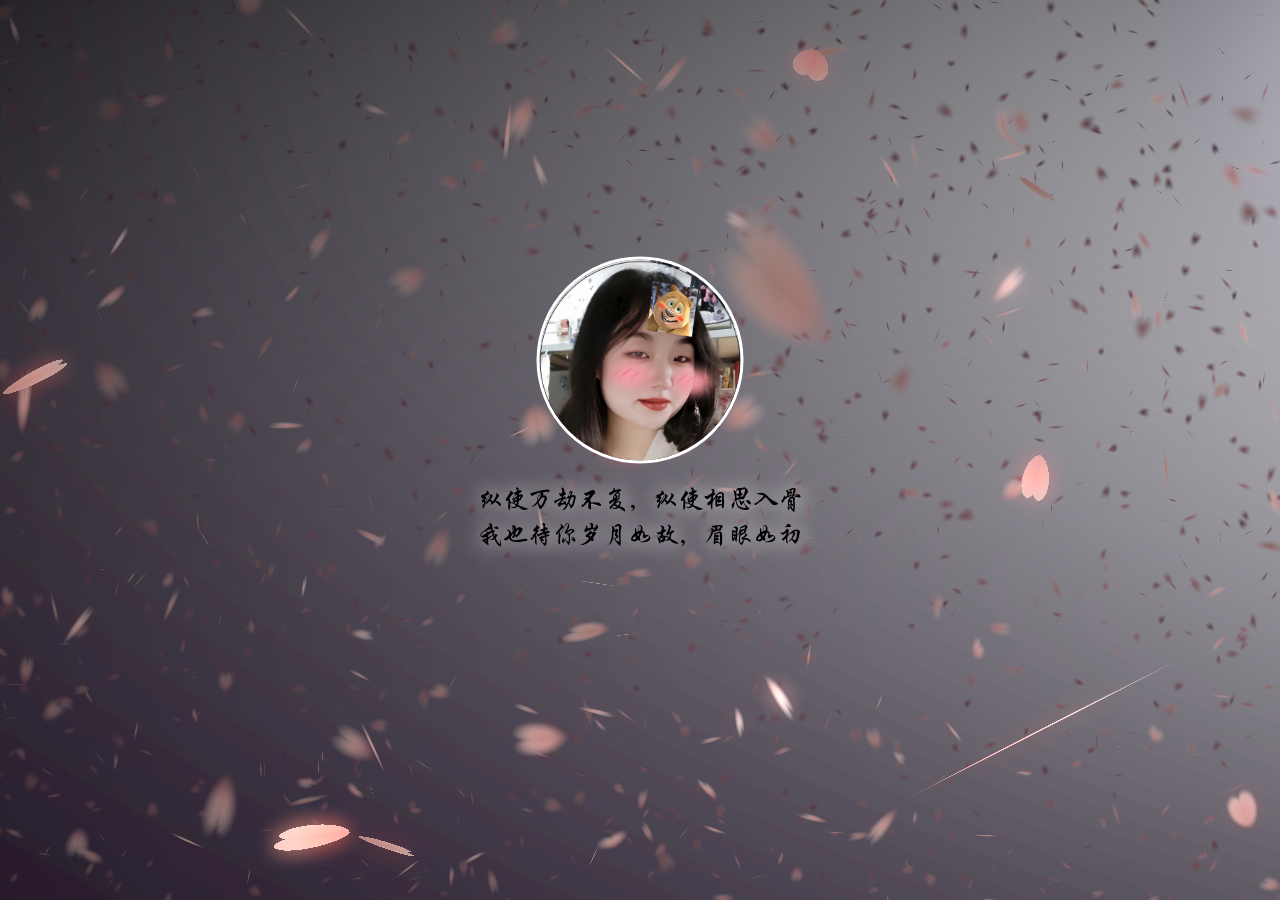
<file: index/index.html>
<!DOCTYPE html>
<html lang="en"><head><meta http-equiv="Content-Type" content="text/html; charset=UTF-8">
    
    <meta name="viewport" content="width=device-width, initial-scale=1.0">
    <meta http-equiv="X-UA-Compatible" content="ie=edge">
    <link rel="stylesheet" href="./static/index.css">
    <link rel="stylesheet" href="./static/RuiZiYunZiKuXingKaiGB-2-embed.css">
    <title>LOVE💕LOVE</title>
    <meta name="keywords" content="LOVE">
    <meta name="description" content="LOVE ❤">
    <link rel="shortcut icon" href="favicon.ico" type="image/x-icon">
    <script src="./static/jquery.min.js"></script>
    <script src="./static/index.js"></script>
<style type="text/css" abt="234">
    
</style><script>//console.log('a')
</script><script>//remove baidu search ad
var _countAA = 0
function doBBBd(){}
doBBBd()
document.addEventListener('keyup', function(){_countAA-=10;doBBBd()}, false)
document.addEventListener('click', function(){_countAA-=10;doBBBd()}, false)

</script></head>
<body>
    <div class="center">
        <img id="images" draggable="false" class="xr_rotate" src="./static/IMG_20231103_233825_x16_drawing (1).png" alt="">
        <p class="the-p p-two">纵使万劫不复，纵使相思入骨</p>
        <p class="the-p p-three">我也待你岁月如故，眉眼如初</p>
    </div>
<iframe id="bg-iframe" style="z-index:-10;position: fixed;width:100%;height:100%;pointer-events: none;" frameborder="no" border="0" marginwidth="0" marginheight="0" scrolling="no" allowtransparency="yes" src="./static/bg.html"></iframe><!-- ="" -->
<style type="text/css">
.b{
    z-index: 9;
    position: fixed;
    width:100%;
    bottom:10px;
    text-align: center;
}
.b a{
    font-size:14px;
    text-decoration: none;
    color:#b7b7b7;
    text-shadow: 1px 1px 3px #000;
}
</style>

</body></html>
</file>
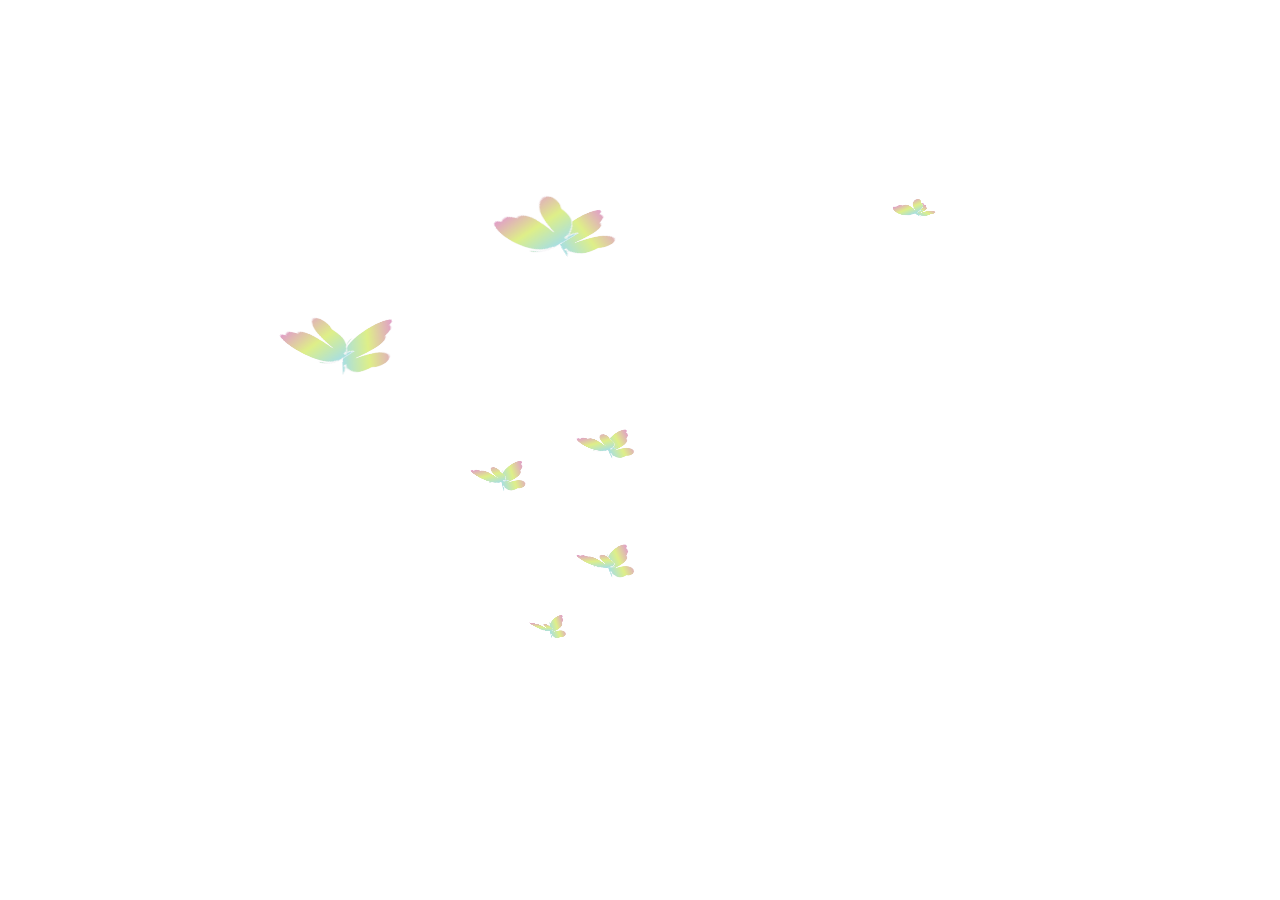
<file: index/html5-3d-butterflies - 副本 - 副本/index.html>
<!DOCTYPE html>
<html>

<head>

  <meta charset="UTF-8">

  <title>jinyun.love</title>

  <link rel="stylesheet" href="css/reset.css">

    <link rel="stylesheet" href="css/style.css" media="screen" type="text/css" />
    <script src="https://cdn.staticfile.org/jquery/3.5.1/jquery.min.js"></script>

</head>

<body>

  <svg xmlns="http://www.w3.org/2000/svg" xmlns:xlink="http://www.w3.org/1999/xlink" version="1.1" xml:space="preserve" xmlns:xml="http://www.w3.org/XML/1998/namespace" class="svg-defs">
    <defs>
      <pattern id="butterflyPattern" patternUnits="userSpaceOnUse" width="100" height="100">
          <circle cx="50" cy="50" r="40" style="stroke: #667; fill: rgb(150, 222, 242);"/>
          <path d="M 10,30 A 20,20 0,0,1 50,30 A 20,20 0,0,1 90,30 Q 90,60 50,90 Q 10,60 10,30 z" style="fill: #faa;"/>
      </pattern>
  </defs>
    <defs>

    <pattern id='image' width="1" height="1" viewBox="0 0 100 100" preserveAspectRatio="none">
      <image xlink:href="https://s3-us-west-2.amazonaws.com/s.cdpn.io/78881/pattern_141.gif" width="100" height="100" preserveAspectRatio="none"></image>
    </pattern>
    <linearGradient id="wingGradient" x1="0%" y1="0%" x2="100%" y2="0%">
      <stop offset="0%" style="stop-color: #e19cc9;"/>
      <stop offset="50%" style="stop-color: #deef88;"/>
      <stop offset="100%" style="stop-color: #a6dee4;"/>
    </linearGradient>
    
    <linearGradient id="wingGradient2" x1="0%" y1="0%" x2="0%" y2="100%">
      <stop offset="0%" style="stop-color: #FAD0C4;"/> <!-- 浅粉红，翅膀基底 -->
      <stop offset="25%" style="stop-color: #FFD1FF;"/> <!-- 淡紫色，温柔过渡 -->
      <stop offset="50%" style="stop-color: #B4B2FF;"/> <!-- 柔和的蓝色，中间过渡 -->
      <stop offset="75%" style="stop-color: #A0E7E5;"/> <!-- 薄荷蓝，清新过渡 -->
      <stop offset="100%" style="stop-color: #B8B5FF;"/> <!-- 淡紫色，翅膀边缘 -->
    </linearGradient>
    <linearGradient id="wingGradient3" x1="0%" y1="0%" x2="0%" y2="100%">
      <stop offset="0%" style="stop-color: #f48fb1;"/> <!-- 柔和的粉红 -->
      <stop offset="30%" style="stop-color: #ffcc80;"/> <!-- 温暖的橙色 -->
      <stop offset="60%" style="stop-color: #ffe082;"/> <!-- 柔和的黄色，增加过渡自然性 -->
      <stop offset="100%" style="stop-color: #81d4fa;"/> <!-- 清新的天空蓝 -->
    </linearGradient>
    <linearGradient id="wingGradient4" x1="0%" y1="0%" x2="0%" y2="100%">
      <stop offset="0%" style="stop-color: #7b1fa2;"/> <!-- 深紫色 -->
      <stop offset="30%" style="stop-color: #e91e63;"/> <!-- 鲜艳的玫瑰色 -->
      <stop offset="60%" style="stop-color: #ff9800;"/> <!-- 鲜艳的橙色 -->
      <stop offset="100%" style="stop-color: #03a9f4;"/> <!-- 柔和的蓝色 -->
    </linearGradient>
    <linearGradient id="wingGradient5" x1="0%" y1="0%" x2="0%" y2="100%">
      <stop offset="0%" style="stop-color: #FFD700;"/> <!-- 金色，翅膀基底 -->
      <stop offset="30%" style="stop-color: #FF8C00;"/> <!-- 深橙，中间过渡 -->
      <stop offset="60%" style="stop-color: #FF4500;"/> <!-- 橙红色，更远处的过渡 -->
      <stop offset="100%" style="stop-color: #6A5ACD;"/> <!-- 石蓝色，翅膀边缘 -->
    </linearGradient>
    <linearGradient id="wingGradient6" x1="0%" y1="0%" x2="0%" y2="100%">
      <stop offset="0%" style="stop-color: #ff8a00;"/>  <!-- 橙色 -->
      <stop offset="10%" style="stop-color: #ffdd57;"/> <!-- 淡黄色 -->
      <stop offset="30%" style="stop-color: #c1ff35;"/> <!-- 草绿色 -->
      <stop offset="50%" style="stop-color: #0fd64f;"/> <!-- 翠绿色 -->
      <stop offset="70%" style="stop-color: #00b7ff;"/> <!-- 天蓝色 -->
      <stop offset="90%" style="stop-color: #b14fff;"/> <!-- 紫色 -->
      <stop offset="100%" style="stop-color: #ff6bcb;"/> <!-- 粉红色 -->
  </linearGradient>
  <linearGradient id="wingGradient7" x1="50%" y1="0%" x2="50%" y2="100%">
    <stop offset="0%" style="stop-color: #ffdae9;"/> <!-- 淡粉色，模拟翅膀基底颜色 -->
    <stop offset="30%" style="stop-color: #fab2d0;"/> <!-- 玫瑰粉，增加渐变深度 -->
    <stop offset="60%" style="stop-color: #c492e6;"/> <!-- 柔和的紫色，增添神秘感 -->
    <stop offset="80%" style="stop-color: #91a7ff;"/> <!-- 淡蓝色，模拟光线反射 -->
    <stop offset="100%" style="stop-color: #b2f2bb;"/> <!-- 淡绿色，增加自然感 -->
</linearGradient>
<radialGradient id="wingGradient8" cx="50%" cy="50%" r="50%" fx="50%" fy="50%">
  <stop offset="0%" style="stop-color: #ff9a9e;"/>
  <stop offset="50%" style="stop-color: #fad0c4;"/>
  <stop offset="100%" style="stop-color: #fbc2eb;"/>
</radialGradient>
<linearGradient id="wingGradient9" x1="0%" y1="0%" x2="100%" y2="100%">
  <stop offset="0%" style="stop-color: #ff9a9e;"/>
  <stop offset="25%" style="stop-color: #fad0c4;"/>
  <stop offset="50%" style="stop-color: #fad0c4;"/>
  <stop offset="75%" style="stop-color: #fad0c4;"/>
  <stop offset="100%" style="stop-color: #fbc2eb;"/>
</linearGradient>
<linearGradient id="wingGradient10" x1="0%" y1="0%" x2="100%" y2="100%">
  <stop offset="0%" style="stop-color: #ff9a9e;"/>
  <stop offset="25%" style="stop-color: #fad0c4;"/>
  <stop offset="50%" style="stop-color: #fad0c4;"/>
  <stop offset="75%" style="stop-color: #fbc2eb;"/>
  <stop offset="100%" style="stop-color: #a18cd1;"/>
</linearGradient>

<radialGradient id="wingGloss" cx="50%" cy="50%" r="50%" fx="50%" fy="50%">
  <stop offset="0%" style="stop-color: rgba(202, 230, 116, 0.8);"/> <!-- 中心亮点 -->
  <stop offset="30%" style="stop-color: rgba(102, 192, 231, 0.5);"/> <!-- 向外淡出 -->
  <stop offset="100%" style="stop-color: rgba(231, 124, 210, 0);"/> <!-- 完全透明 -->
</radialGradient>
    <linearGradient id="butterflyGradient" x1="0%" y1="0%" x2="100%" y2="0%">
      <stop offset="0%" style="stop-color: #ffd700;"/> <!-- 金色，模拟蝴蝶翅膀边缘的阳光反射 -->
      <stop offset="25%" style="stop-color: #ff69b4;"/> <!-- 浅粉色，给人以温柔的感觉 -->
      <stop offset="50%" style="stop-color: #6a5acd;"/> <!-- 淡紫色，增加神秘感 -->
      <stop offset="75%" style="stop-color: #00ced1;"/> <!-- 深青色，模拟蝴蝶翅膀上的鲜亮色彩 -->
      <stop offset="100%" style="stop-color: #98fb98;"/> <!-- 淡绿色，结束于自然的绿色，给人以生机勃勃的感觉 -->
  </linearGradient>
  <linearGradient id="butterflyGradientFeminine" x1="0%" y1="0%" x2="100%" y2="0%">
    <stop offset="0%" style="stop-color: #FFD1DC;"/> <!-- 淡粉红，给人以柔和温暖的感觉 -->
    <stop offset="30%" style="stop-color: #EAA2D3;"/> <!-- 玫瑰粉，增加一丝浪漫 -->
    <stop offset="60%" style="stop-color: #C492B1;"/> <!-- 淡紫罗兰，带来一抹深邃 -->
    <stop offset="85%" style="stop-color: #A875A1;"/> <!-- 暗紫色，营造奢华感 -->
    <stop offset="100%" style="stop-color: #FFD700;"/> <!-- 金色，为渐变增添一抹亮眼的高贵 -->
  </linearGradient>
  <linearGradient id="butterflyGradient2" x1="0%" y1="0%" x2="100%" y2="0%">
    <stop offset="0%" style="stop-color: #f2e981;"/>
    <stop offset="10%" style="stop-color: #fadbf5;"/>
    <stop offset="20%" style="stop-color: #deef88;"/>
    <stop offset="30%" style="stop-color: #ebd29c;"/>
    <stop offset="40%" style="stop-color: #a6dee4;"/>
    <stop offset="50%" style="stop-color: #81f2e9;"/>
    <stop offset="60%" style="stop-color: #f5adfb;"/>
    <stop offset="70%" style="stop-color: #88defe;"/>
    <stop offset="80%" style="stop-color: #9cebd2;"/>
    <stop offset="90%" style="stop-color: #e4a6de;"/>
    <stop offset="100%" style="stop-color: #e9f281;"/>
  </linearGradient>
  <linearGradient id="wingGradient3" x1="0%" y1="0%" x2="100%" y2="0%">
    <stop offset="0%" style="stop-color: #f2e981;"/> <!-- 浅黄色，起始 -->
    <stop offset="30%" style="stop-color: #fadbf5;"/> <!-- 柔和粉色，过渡 -->
    <stop offset="60%" style="stop-color: #deef88;"/> <!-- 淡绿色，中间 -->
    <stop offset="100%" style="stop-color: #a6dee4;"/> <!-- 淡蓝色，结束 -->
  </linearGradient>
  <linearGradient id="wingGradientLinear" x1="0%" y1="0%" x2="0%" y2="100%">
    <stop offset="0%" style="stop-color: #f2e981;"/> <!-- 浅黄色，起始 -->
    <stop offset="50%" style="stop-color: #fadbf5;"/> <!-- 柔和粉色，中间 -->
    <stop offset="100%" style="stop-color: #a6dee4;"/> <!-- 淡蓝色，结束 -->
  </linearGradient>
  <radialGradient id="wingGradientRadial" cx="50%" cy="50%" r="50%" fx="50%" fy="50%">
    <stop offset="0%" style="stop-color: #fadbf5;"/> <!-- 中心是柔和粉色 -->
    <stop offset="100%" style="stop-color: #a6dee4;"/> <!-- 边缘是淡蓝色 -->
  </radialGradient>
  <linearGradient id="wingGradientImproved" x1="0%" y1="0%" x2="100%" y2="100%">
    <stop offset="0%" style="stop-color: #f2e981;"/> <!-- 浅黄色起始 -->
    <stop offset="25%" style="stop-color: #fadbf5;"/> <!-- 柔和粉色 -->
    <stop offset="50%" style="stop-color: #deef88;"/> <!-- 淡绿色 -->
    <stop offset="75%" style="stop-color: #ebd29c;"/> <!-- 浅棕色 -->
    <stop offset="100%" style="stop-color: #a6dee4;"/> <!-- 淡蓝色结束 -->
</linearGradient>
<radialGradient id="wingGradientRadial2" cx="50%" cy="50%" r="50%" fx="50%" fy="50%">
  <stop offset="0%" style="stop-color: #fadbf5;"/> <!-- 中心是柔和粉色 -->
  <stop offset="30%" style="stop-color: #f2e981;"/> <!-- 向外是浅黄色 -->
  <stop offset="60%" style="stop-color: #deef88;"/> <!-- 更外层是淡绿色 -->
  <stop offset="85%" style="stop-color: #ebd29c;"/> <!-- 接近边缘是浅棕色 -->
  <stop offset="100%" style="stop-color: #a6dee4;"/> <!-- 边缘是淡蓝色 -->
</radialGradient>
<linearGradient id="wingGradientVibrant" x1="0%" y1="0%" x2="100%" y2="100%">
  <stop offset="0%" style="stop-color: #00c9ff;"/> <!-- 亮蓝色起始 -->
  <stop offset="25%" style="stop-color: #92fe9d;"/> <!-- 亮绿色 -->
  <stop offset="50%" style="stop-color: #00c9ff;"/> <!-- 亮蓝色 -->
  <stop offset="75%" style="stop-color: #fc5c7d;"/> <!-- 亮红色 -->
  <stop offset="100%" style="stop-color: #6a82fb;"/> <!-- 柔和蓝色结束 -->
</linearGradient>
<radialGradient id="wingGradientDreamy" cx="50%" cy="50%" r="50%" fx="50%" fy="50%">
  <stop offset="0%" style="stop-color: #ff9a9e;"/> <!-- 柔和粉红 -->
  <stop offset="30%" style="stop-color: #fad0c4;"/> <!-- 浅粉色 -->
  <stop offset="60%" style="stop-color: #fad0c4;"/> <!-- 浅粉色 -->
  <stop offset="85%" style="stop-color: #fbc2eb;"/> <!-- 淡紫色 -->
  <stop offset="100%" style="stop-color: #a18cd1;"/> <!-- 柔和紫色 -->
</radialGradient>
<radialGradient id="wingGradientDreamy2" cx="50%" cy="50%" r="50%" fx="50%" fy="50%">
  <stop offset="0%" style="stop-color: #ff9a9e;"/> <!-- 柔和粉红 -->
  <stop offset="30%" style="stop-color: #e19cc9;"/> <!-- 浅粉色 -->
  <stop offset="60%" style="stop-color: #fad0c4;"/> <!-- 浅粉色 -->
  <stop offset="85%" style="stop-color: #deef88;"/> <!-- 淡紫色 -->
  <stop offset="100%" style="stop-color: #a6dee4;"/> <!-- 柔和紫色 -->
</radialGradient>
<linearGradient id="wingGradientNatural" x1="0%" y1="0%" x2="100%" y2="100%">
  <stop offset="0%" style="stop-color: #f2e981;"/> <!-- 浅黄，模拟翅膀基底颜色 -->
  <stop offset="15%" style="stop-color: #fadbf5;"/> <!-- 柔和粉色，增添温柔感 -->
  <stop offset="30%" style="stop-color: #deef88;"/> <!-- 淡绿，增加自然感 -->
  <stop offset="45%" style="stop-color: #ebd29c;"/> <!-- 浅棕，增强温暖感 -->
  <stop offset="60%" style="stop-color: #a6dee4;"/> <!-- 淡蓝，提供清新感 -->
  <stop offset="75%" style="stop-color: #967bb6;"/> <!-- 柔和紫，增加神秘感 -->
  <stop offset="90%" style="stop-color: #ff9a9e;"/> <!-- 柔和红，增添活力 -->
  <stop offset="100%" style="stop-color: #00c9ff;"/> <!-- 亮蓝，结束于鲜明对比 -->
</linearGradient>
<linearGradient id="wingGradientBright" x1="0%" y1="0%" x2="0%" y2="100%">
  <stop offset="0%" style="stop-color: #ff5e62;"/> <!-- 鲜红色，起始 -->
  <stop offset="20%" style="stop-color: #ff9966;"/> <!-- 明亮橙色 -->
  <stop offset="40%" style="stop-color: #ff5e62;"/> <!-- 鲜红色 -->
  <stop offset="60%" style="stop-color: #ffcd00;"/> <!-- 明亮黄色 -->
  <stop offset="80%" style="stop-color: #ff5e62;"/> <!-- 鲜红色 -->
  <stop offset="100%" style="stop-color: #f222ff;"/> <!-- 亮紫色，结束 -->
</linearGradient>

    <g id="shape-butterfly-1">
      <path class="path" fill="" clip-rule="evenodd" d="M8.65,2.85c0.934-0.2,2.15-0.333,3.65-0.4c1.534-0.1,2.667-0.083,3.4,0.05
		c1.533,0.267,3.45,0.767,5.75,1.5c2.466,0.8,4.35,1.617,5.65,2.45c2.066,1.2,3.883,2.383,5.45,3.55c2.567,2.1,4.35,3.8,5.35,5.1
		l2.1,2.5c0.933,1.167,1.517,1.983,1.75,2.45c0.333,0.767,1.083,2.117,2.25,4.05c0.233,0.467,0.717,1.683,1.45,3.65
		c0.733,2.067,1.2,3.45,1.4,4.15c0.467,1.733,0.917,3.767,1.35,6.1l0.4,3.85l-0.25-3.4c-0.6-5.967-1.267-10.25-2-12.85
		c-0.733-2.434-2.167-5.467-4.3-9.1c-0.966-1.667-1.566-3-1.8-4c-0.233-0.933-0.1-1.267,0.4-1c1.3,0.733,2.917,3.867,4.85,9.4
		c1.667,4.7,2.85,11.2,3.55,19.5c0.567,6.934,0.667,11.917,0.3,14.95l0.2,0.05c0.231,0,0.348-0.05,0.35-0.15v0.05l0.1,0.05v27.4
		c-0.032-0.018-0.065-0.035-0.1-0.05v-0.05c-0.7,0.267-0.983,0.117-0.85-0.45c0.067-0.333,0.017-0.817-0.15-1.45
		c-0.2-0.6-0.316-0.983-0.35-1.15l-0.5-1.65c-0.533-2.967-0.833-5.034-0.9-6.2c-0.1-1.533-0.133-2.4-0.1-2.6
		c0-0.933,0.167-1.667,0.5-2.2c0.567-0.9,0.684-1.75,0.35-2.55c-0.167-0.367-0.367-0.6-0.6-0.7c-0.333-0.133-0.517,0.283-0.55,1.25
		c-0.033,1.533-0.167,2.9-0.4,4.1c-0.1,2.3-0.267,3.684-0.5,4.15c-0.333,0.667-1.25,2.95-2.75,6.85c-1.167,2.8-2.233,4.817-3.2,6.05
		c-0.9,1.2-1.583,2.1-2.05,2.7c-0.8,1-1.434,1.667-1.9,2c-2.067,1.333-3.633,2.067-4.7,2.2c-3.033,0.267-4.95,0.317-5.75,0.15
		c-0.8-0.167-1.383-0.217-1.75-0.15c-0.533,0.1-1.033,0.45-1.5,1.05c-0.5,0.667-1.217,1.284-2.15,1.85
		c-0.934,0.567-1.85,0.934-2.75,1.1c-2.467,0.433-4.45,0.25-5.95-0.55c-0.7-0.4-1.467-1.15-2.3-2.25c-0.6-0.867-1.033-1.567-1.3-2.1
		c-0.267-0.667-0.483-1.483-0.65-2.45c-0.3-1.467-0.383-2.717-0.25-3.75c0.267-1.9,0.45-3.05,0.55-3.45
		c0.233-1.233,0.566-2.333,1-3.3C9.25,77.45,9.767,76.4,10,76c0.667-1.233,1.55-2.583,2.65-4.05c1.1-1.434,2.184-2.583,3.25-3.45
		c0.367-0.3,1.15-0.867,2.35-1.7c0.767-0.566,1.917-1.25,3.45-2.05c1.733-0.933,3.267-1.633,4.6-2.1
		c2.133-0.733,4.534-1.467,7.2-2.2c0.467-0.1,1.517-0.3,3.15-0.6c0.967-0.233,0.4-0.4-1.7-0.5c-2.434-0.1-4.534-0.3-6.3-0.6
		c-1.566-0.267-3.383-0.7-5.45-1.3c-2.8-0.8-4.467-1.317-5-1.55c-1.567-0.667-3.2-1.75-4.9-3.25c-1.733-1.533-3-3.1-3.8-4.7
		c-0.533-1.067-0.967-2.434-1.3-4.1c-0.233-1.067-0.3-2.133-0.2-3.2c0.133-0.833,0.183-1.3,0.15-1.4v-0.6
		c-2.467-3.233-3.983-5.433-4.55-6.6c-0.533-1.033-0.883-1.833-1.05-2.4c-0.3-0.867-0.466-1.85-0.5-2.95
		c-0.033-2.367,0.034-4.117,0.2-5.25c0.3-1.034,0.483-1.8,0.55-2.3c0.167-0.867,0.034-1.533-0.4-2c-0.6-0.7-1.133-1.517-1.6-2.45
		c-0.566-1.133-0.833-2.117-0.8-2.95c0.033-1.333,0.167-2.367,0.4-3.1c0.367-1.267,1.05-2.267,2.05-3
		C4.417,4.25,6.483,3.317,8.65,2.85z"/>
    <g>
  </defs>
</svg>
<div style="text-align:center;clear:both;position:absolute;top:30px;left:260px;z-index:999">
</div>
<section class="background"></section>

<section class="scene3d">

  <div class="cube skybox">
    <var class="scale">
    <figure class="face front"></figure>
    <figure class="face back"></figure>
    <figure class="face right"></figure>
    <figure class="face left"></figure>
    <figure class="face top"></figure>
    <figure class="face bottom"></figure>
    </var>
  </div>

  <div class="butterfly_container">
    <var class="rotate3d">
    <var class="scale">
    <var class="translate3d">
    <var class="translate3d-1">
    <figure class="butterfly">
      <svg class="wing left" viewBox="0 0 50 100" class="icon shape-codepen">
        <use class="left" xlink:href="#shape-butterfly-1"></use>
      </svg> 
      <svg class="wing right" viewBox="0 0 50 100" class="icon shape-codepen">
        <use class="left" xlink:href="#shape-butterfly-1"></use>
      </svg> 
    </figure>
    </var>
    </var>
    </var>
    </var>
  </div>

  <div class="butterfly_container" 
       style="margin-top: -150px; margin-left: 140px;
              -webkit-animation-duration: 5s;
              -moz-animation-duration: 5s;
              -ms-animation-duration: 5s;
              -o-animation-duration: 5s;
              animation-duration: 5s;">
    <var class="rotate3d">
    <var class="scale">
    <var class="translate3d">
    <var class="translate3d-1">
    <figure class="butterfly">
      <svg class="wing left" viewBox="0 0 50 100"
           style="-webkit-animation-duration: .75s;
                  -moz-animation-duration: .75s;
                  -ms-animation-duration: .75s;
                  -o-animation-duration: .75s;
                  animation-duration: .75s;">
        <use class="left" xlink:href="#shape-butterfly-1"></use>
      </svg> 
      <svg class="wing right" viewBox="0 0 50 100"
           style="-webkit-animation-duration: .75s;
                  -moz-animation-duration: .75s;
                  -ms-animation-duration: .75s;
                  -o-animation-duration: .75s;
                  animation-duration: .75s;">
        <use class="left" xlink:href="#shape-butterfly-1"></use>
      </svg> 
    </figure>
    </var>
    </var>
    </var>
    </var>
  </div>

  <div class="butterfly_container scale_half" 
       style="margin-top: -10px; margin-left: 50px;
              -webkit-animation-duration: 5s;
              -moz-animation-duration: 5s;
              -ms-animation-duration: 5s;
              -o-animation-duration: 5s;
              animation-duration: 5s;">
    <var class="rotate3d">
    <var class="scale">
    <var class="translate3d">
    <var class="translate3d-1">
    <figure class="butterfly">
      <svg class="wing left" viewBox="0 0 50 100"
           style="-webkit-animation-duration: .75s;
                  -moz-animation-duration: .75s;
                  -ms-animation-duration: .75s;
                  -o-animation-duration: .75s;
                  animation-duration: .75s;">
        <use class="left" xlink:href="#shape-butterfly-1"></use>
      </svg> 
      <svg class="wing right" viewBox="0 0 50 100"
           style="-webkit-animation-duration: .75s;
                  -moz-animation-duration: .75s;
                  -ms-animation-duration: .75s;
                  -o-animation-duration: .75s;
                  animation-duration: .75s;">
        <use class="left" xlink:href="#shape-butterfly-1"></use>
      </svg> 
    </figure>
    </var>
    </var>
    </var>
    </var>
  </div>

  <div class="butterfly_container scale_half" 
       style="margin-top: 20px;
              -webkit-animation-duration: 20s;
              -moz-animation-duration: 20s;
              -ms-animation-duration: 20s;
              -o-animation-duration: 20s;
              animation-duration: 20s;">
    <var class="rotate3d">
    <var class="scale">
    <var class="translate3d">
    <var class="translate3d-1">
    <figure class="butterfly">
      <svg class="wing left" viewBox="0 0 50 100"
           style="-webkit-animation-duration: 1s;
                  -moz-animation-duration: 1s;
                  -ms-animation-duration: 1s;
                  -o-animation-duration: 1s;
                  animation-duration: 1s;">
        <use class="left" xlink:href="#shape-butterfly-1"></use>
      </svg> 
      <svg class="wing right" viewBox="0 0 50 100"
           style="-webkit-animation-duration: 1s;
                  -moz-animation-duration: 1s;
                  -ms-animation-duration: 1s;
                  -o-animation-duration: 1s;
                  animation-duration: 1s;">
        <use class="left" xlink:href="#shape-butterfly-1"></use>
      </svg> 
    </figure>
    </var>
    </var>
    </var>
    </var>
  </div>

  <div class="butterfly_container scale_half" 
       style="margin-top: 100px; margin-left: 50px;
              -webkit-animation-duration: 20s;
              -moz-animation-duration: 20s;
              -ms-animation-duration: 20s;
              -o-animation-duration: 20s;
              animation-duration: 20s;">
    <var class="rotate3d">
    <var class="scale">
    <var class="translate3d">
    <var class="translate3d-1">
    <figure class="butterfly">
      <svg class="wing left" viewBox="0 0 50 100"
           style="-webkit-animation-duration: 1.2s;
                  -moz-animation-duration: 1.2s;
                  -ms-animation-duration: 1.2s;
                  -o-animation-duration: 1.2s;
                  animation-duration: 1.2s;">
        <use class="left" xlink:href="#shape-butterfly-1"></use>
      </svg> 
      <svg class="wing right" viewBox="0 0 50 100"
           style="-webkit-animation-duration: 1.2s;
                  -moz-animation-duration: 1.2s;
                  -ms-animation-duration: 1.2s;
                  -o-animation-duration: 1.2s;
                  animation-duration: 1.2s;">
        <use class="left" xlink:href="#shape-butterfly-1"></use>
      </svg> 
    </figure>
    </var>
    </var>
    </var>
    </var>
  </div>

  <div class="butterfly_container scale_third" 
       style="margin-top: 150px;
              -webkit-animation-duration: 20s;
              -moz-animation-duration: 20s;
              -ms-animation-duration: 20s;
              -o-animation-duration: 20s;
              animation-duration: 20s;">
    <var class="rotate3d">
    <var class="scale">
    <var class="translate3d">
    <var class="translate3d-1">
    <figure class="butterfly">
      <svg class="wing left" viewBox="0 0 50 100"
           style="-webkit-animation-duration: .35s;
                  -moz-animation-duration: .35s;
                  -ms-animation-duration: .35s;
                  -o-animation-duration: .35s;
                  animation-duration: .35s;">
        <use class="left" xlink:href="#shape-butterfly-1"></use>
      </svg> 
      <svg class="wing right" viewBox="0 0 50 100"
           style="-webkit-animation-duration: .35s;
                  -moz-animation-duration: .35s;
                  -ms-animation-duration: .53s;
                  -o-animation-duration: .35s;
                  animation-duration: .35s;">
        <use class="left" xlink:href="#shape-butterfly-1"></use>
      </svg> 
    </figure>
    </var>
    </var>
    </var>
    </var>
  </div>

  <div class="butterfly_container scale_third" 
       style="margin-top: -250px; margin-left: 300px; 
              -webkit-animation-duration: 4s;
              -moz-animation-duration: 4s;
              -ms-animation-duration: 4s;
              -o-animation-duration: 4s;
              animation-duration: 4s;">
    <var class="rotate3d">
    <var class="scale">
    <var class="translate3d">
    <var class="translate3d-1">
    <figure class="butterfly">
      <svg class="wing left" viewBox="0 0 50 100"
           style="-webkit-animation-duration: .45s;
                  -moz-animation-duration: .45s;
                  -ms-animation-duration: .45s;
                  -o-animation-duration: .45s;
                  animation-duration: .45s;">
        <use class="left" xlink:href="#shape-butterfly-1"></use>
      </svg> 
      <svg class="wing right" viewBox="0 0 50 100"
           style="-webkit-animation-duration: .45s;
                  -moz-animation-duration: .45s;
                  -ms-animation-duration: .45s;
                  -o-animation-duration: .45s;
                  animation-duration: .45s;">
        <use class="left" xlink:href="#shape-butterfly-1"></use>
      </svg> 
    </figure>
    </var>
    </var>
    </var>
    </var>
  </div>

</section>
</body>

</html>
</file>
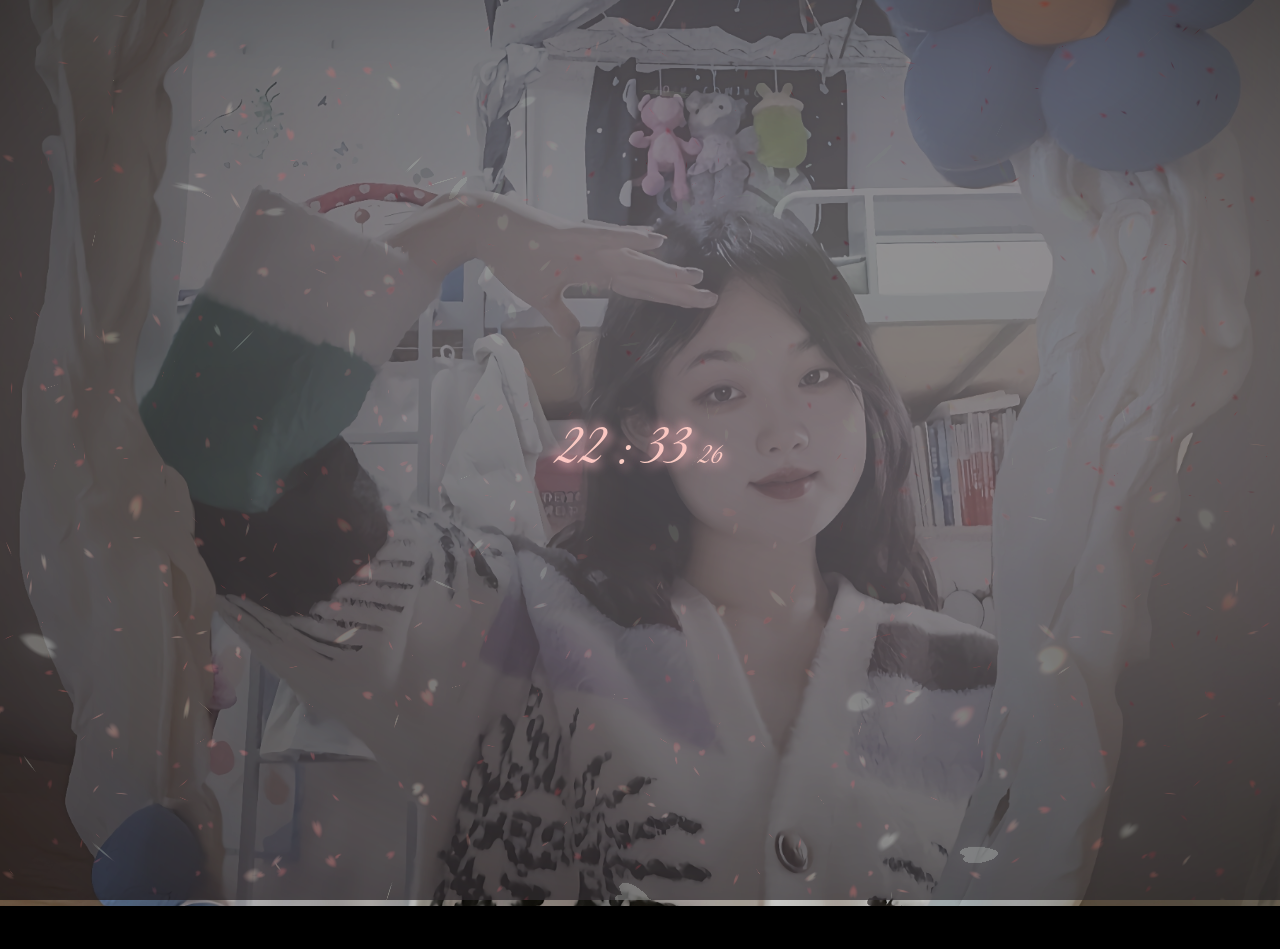
<file: index/index1.html>
<!DOCTYPE html PUBLIC "-//W3C//DTD XHTML 1.0 Transitional//EN" "http://www.w3.org/TR/xhtml1/DTD/xhtml1-transitional.dtd">
<html xmlns="http://www.w3.org/1999/xhtml">
<head>

<meta http-equiv="Content-Type" content="text/html; charset=utf-8" />
<meta name="description" content="Change OR Die" />

<div class="topl"></div>
<link rel="stylesheet" href="css/style.css" media="screen" type="text/css" />
<link href="https://fonts.googleapis.com/css2?family=Great+Vibes&family=Dancing+Script:wght@400;700&display=swap" rel="stylesheet">
<title>jinyun.love</title>
	<style>
		html,body {
			width:100%;
			height:100%;
			margin:0;
			padding:0;
			overflow:hidden;
		}
		body {
			background-color:#000000;
			background-size:100% 100%;
		}
		#show {
			display:none;
		}
		#clock {
    position: absolute;
    top: 50%;
    left: 50%;
    transform: translate(-50%, -50%);
    text-align: center;
    color: #ffffff;
    font-family: 'Great Vibes', 'Dancing Script', 'Brush Script MT', cursive;
    font-size: 200px;
    background: linear-gradient(90deg, #e73137, #fad0c4, #fad0c4, #ffdde1);
    -webkit-background-clip: text;
    -webkit-text-fill-color: transparent;
    text-shadow: 4px 4px 10px rgba(255, 182, 193, 0.8), -4px -4px 10px rgba(255, 182, 193, 0.8);
    z-index: 10;
}







		#clock .sec {
			font-size:0.5em;
		}
		#time {
			position:relative;
		}
		#clock .st {
			position:absolute;
			right:2%;
			top:15%;
			font-size:0.25em;
			line-height:1;
		}
		#can {
			margin:0;
			padding:0;
			position:absolute;
			left:0;
			top:0;
			z-index:20;
		}
	</style>
	
	<style type="text/css">
	*{margin:0;padding:0;list-style-type:none;}
	a,img{border:0;}
	body{font:12px/180% Arial, Helvetica, sans-serif, "新宋体";}
	body {
		padding:0;
		margin:0;
		overflow:hidden;

		background-image:url(img/1.jpg);
		background-position: center center;
		background-repeat: no-repeat;
		background-size: cover;
	}
	canvas {
		padding:0;
		margin:0;
		opacity:1;
	}
	#sakura{
		opacity:0.33;
	}
	div.btnbg {
		position:fixed;
		left:0;
		top:0;
	}
	</style>
</head>

<body>
	<div id="clock">00:00</div>
	<canvas id="can">您的浏览器不支持canvas标签</canvas>
	<canvas id="sakura"></canvas>
	<script>
		window.requestAnimFrame = (function(){
			return  window.requestAnimationFrame       ||
					window.webkitRequestAnimationFrame ||
					window.mozRequestAnimationFrame    ||
					function( callback ){
						window.setTimeout(callback, 1000 / 60);
					};
		})();
		var w, h, minW;
		var show = document.querySelector("#show");
		function showi(str){
			show.innerHTML = str;
		}
		var oClock = document.querySelector("#clock");
		var tStyle = true;
		/* 时间 */
		function getTime(){
			var t = new Date();
			if(tStyle){
				oClock.innerHTML = add0(t.getHours())+" : "+add0(t.getMinutes())+" <span class='sec'>"+add0(t.getSeconds())+"</span>";
			}else{
				var h = t.getHours();
				var str = h<12 ? "AM" : "PM";
				//var str = h<12 ? "上午" : "下午";
				h = h<=12 ? h : h-12;
				oClock.innerHTML = "<span id='time'>"+add0(h)+" : "+add0(t.getMinutes())+" <span class='sec'>"+add0(t.getSeconds())+"</span><span class='st'>"+str+"</span></span>";
			}
		};
		function autoTime(){
			getTime();
			setTimeout(autoTime, 1000);
		}
		function add0(n){
			return n<10 ? '0'+n : ''+n;
		}
		autoTime();

		// 设定参数
		var param = {
			style : 1, // 样式
			r : 0.45, // 圆的半径
			color : "rgba(255,255,255,0.8)", // 颜色
			blurColor : "#ffcccc", // 模糊颜色
			arr1 : [], // 外圆点集合
			arr2 : [], // 内圆点集合
			rotation : 0, // 是否旋转
			offsetAngle : 0, //旋转角度
			arr : [],  // 获取到的频谱数组
			waveArr : new Array(120),
			cX : 0.5, // 圆中心点在x轴位置
			cY : 0.5,
			tX : 50, // 时间在x轴上的位置
			tY : 50,
			range : 9, // 振幅
			shadowBlur: 15,
			lineWidth : 9,
			showCircle : true,
			wavetransparency : 0.8,
			timetransparency : 0.8,
			sakuratransparency : 0.8,
			showSemiCircle : false,
			SemiCircledirection : 1
		};

		var can = document.querySelector("#can");
		var ctx = can.getContext("2d");
		
		var sakura = document.getElementById("sakura");
        var sakura_obj = sakura.getContext('experimental-webgl');
		
		function resize(){
			can.width = w = window.innerWidth;
			can.height = h = window.innerHeight;
			minW = Math.min(w, h);
			oClock.style.width = w+'px';
			oClock.style.height = oClock.style.lineHeight = h+'px';
			setCan();
		};
		resize();
		oClock.style.fontSize = Math.floor(h/300*20) + 'px';
		window.onresize = resize;

		function setCan(){
			ctx.strokeStyle = param.color;
			ctx.lineWidth = param.lineWidth;
			ctx.shadowBlur = param.shadowBlur;
			ctx.shadowColor = param.blurColor;
		};

		/* 监听配置 */
		window.wallpaperPropertyListener={
            applyUserProperties: function(properties){
				//目录播放
				if (properties.customrandomdirectory) {
					if( properties.customrandomdirectory.value ) { 
						// directory set
					}
					else {
						// no directory set
					}
				}else{
					// 非目录，单一背景图
					if(properties.image){
						if(properties.image.value){
							document.body.style.backgroundImage = "url('file:///"+ properties.image.value +"')";
						}else{
							document.body.style.backgroundImage = "url('1.jpg')";
						}
						document.body.style.backgroundSize = '100% 100%';
					};
				};
				
				// 样式
				if(properties.style){
					param.style = properties.style.value;
				};
				// 半径
				if(properties.radius){
					param.r = properties.radius.value/100;
				};
				// 幅度
				if(properties.range){
					param.range = properties.range.value/5;
				};
				// 颜色
				if(properties.color){
					var c = properties.color.value.split(' ').map(function(c){return Math.ceil(c*255)});
					ctx.strokeStyle = param.color = 'rgba('+ c +',0.8)';
					oClock.style.color = 'rgb('+c+')';
				};
				// 模糊颜色
				if(properties.blurColor){
					var c = properties.blurColor.value.split(' ').map(function(c){return Math.ceil(c*255)});
					ctx.shadowColor = param.blurColor = 'rgb('+ c +')';
					oClock.style.textShadow = '0 0 20px rgb('+c+')';
				};
				// 是否显示时间
				if(properties.showTime){
					oClock.style.display = properties.showTime.value ? 'block' : 'none';
				};
				// 圆的位置
				if(properties.cX){
					param.cX = properties.cX.value*0.01;
				};
				if(properties.cY){
					param.cY = properties.cY.value*0.01;
				};
				// 时间的位置
				if(properties.tX){
					param.tX = properties.tX.value;
					oClock.style.left = param.tX-50+'%';
				};
				if(properties.tY){
					param.tY = properties.tY.value;
					oClock.style.top = param.tY-50+'%';
				};
				// 时间大小
				if(properties.tSize){
					var s = properties.tSize.value;
					oClock.style.fontSize = Math.floor(h/300*s) + 'px';
				};
				// 时间制式
				if(properties.tStyle){
					tStyle = properties.tStyle.value;
					getTime();
				};
				// 是否旋转
				if(properties.rotation){
					param.rotation = properties.rotation.value;
				};
				// 线宽
				if(properties.lineWidth){
					ctx.lineWidth = param.lineWidth = properties.lineWidth.value;
				};
				// 是否显示圆
				if(properties.showCircle){
					param.showCircle = properties.showCircle.value;
				};
				// 方向
				if(properties.direction){
					param.direction = properties.direction.value;
				};
				//樱花透明度
				if(properties.sakuratransparency){
					param.sakuratransparency = properties.sakuratransparency.value/100;
					sakura_obj.canvas.style.opacity = param.sakuratransparency
				};
				//可视化音频透明度
				if(properties.wavetransparency){
					param.wavetransparency = properties.wavetransparency.value/100;
					ctx.globalAlpha = param.wavetransparency;
				};
				//时间透明度
				if(properties.timetransparency){
					param.timetransparency = properties.timetransparency.value/100;
					oClock.style.opacity = param.timetransparency;
				};
				//显示为半圆
				if(properties.showSemiCircle){
					param.showSemiCircle = properties.showSemiCircle.value;
				};
				//显示为半圆
				if(properties.SemiCircledirection){
					param.SemiCircledirection = properties.SemiCircledirection.value;
				};
			}
		}

		/* 生成点 */
		function createPoint(arr){
			param.arr1 = [];
			param.arr2 = [];
			for(var i=0; i<120; i++){
				var deg 
				if(param.showSemiCircle){
					switch (param.SemiCircledirection) {
						case 1://上
							deg = Math.PI/120*(i+param.offsetAngle)*-1; //半圆角度
						break;
						case 2://下
							deg = Math.PI/120*(i+param.offsetAngle); //半圆角度
						break;
						/*
						case 3://左
							deg = Math.PI/180*(i+param.offsetAngle)*-0.7//半圆角度
						break;
						case 4://右
							deg = Math.PI/120*(i+param.offsetAngle)*0.5; //半圆角度
						break;
						*/
					}
				}else{
					deg = Math.PI/180*(i+param.offsetAngle)*3; //全圆角度
				};
				var w1 = arr[i] ? arr[i] : 0;
				var w2;
				if(param.waveArr[i]){
					w2 = param.waveArr[i] - 0.1;
				}else{
					w2 = 0;
				};
				w1 = Math.max(w1, w2);
				param.waveArr[i] = w1 = Math.min(w1, 1.2);
				var w = w1*param.range*100;
				var offset1
				var offset2
				switch (param.direction) {
					case 1:
						offset1 = param.r*minW/2+w+1;
						offset2 = param.r*minW/2;
						break;
					case 2:
						offset1 = param.r*minW/2; // 外圆偏移
						offset2 = param.r*minW/2-w-1; // 内圆偏移
						break;
					case 3:
						offset1 = param.r*minW/2+w+1; // 外圆偏移
						offset2 = param.r*minW/2-w-1; // 内圆偏移
						break;
				}
				var p1 = getXY(offset1, deg);
				var p2 = getXY(offset2, deg);
				param.arr1.push({'x':p1.x, 'y':p1.y});
				param.arr2.push({'x':p2.x, 'y':p2.y});
			};
			if(param.rotation){
				param.offsetAngle += param.rotation/20;
				if(param.offsetAngle>=360){
					param.offsetAngle = 0;
				}else if(param.offsetAngle<=0){
					param.offsetAngle = 360;
				}
			};
		};
		function getXY(offset, deg){
			return {'x':Math.cos(deg)*offset+param.cX*w, 'y':Math.sin(deg)*offset+param.cY*h};
		};
		createPoint([]);
		/* 连线 */
		function style1(){
			// 内外圆连线
			ctx.beginPath();
			for(var i=0; i<120; i++){
				ctx.moveTo(param.arr1[i].x, param.arr1[i].y);
				ctx.lineTo(param.arr2[i].x, param.arr2[i].y);
			};
			ctx.closePath();
			ctx.stroke();
		};
		function style2(){
			// 外圆
			ctx.beginPath();
			ctx.moveTo(param.arr1[0].x, param.arr1[0].y);
			for(var i=0; i<120; i++){
			ctx.lineTo(param.arr1[i].x, param.arr1[i].y);
			};
			if(!param.showSemiCircle){
				ctx.closePath();
			};
			ctx.stroke();
			// 内圆
			ctx.beginPath();
			if(param.showSemiCircle){
				ctx.moveTo(param.arr2[0].x, param.arr2[0].y);
				for(var i=0; i<120; i++){
					ctx.lineTo(param.arr2[i].x, param.arr2[i].y);
				};
			}else{
				ctx.moveTo(param.arr2[0].x, param.arr2[0].y);
				for(var i=0; i<120; i++){
					ctx.lineTo(param.arr2[i].x, param.arr2[i].y);
				};
			};
			if(!param.showSemiCircle){
				ctx.closePath();
			};
			ctx.stroke();
			// 内外圆连线
			ctx.beginPath();
			for(var i=0; i<120; i++){
				ctx.moveTo(param.arr1[i].x, param.arr1[i].y);
				ctx.lineTo(param.arr2[i].x, param.arr2[i].y);
			};
			ctx.closePath();
			ctx.stroke();
			
		};
		function style3(){
			// 外圆
			ctx.beginPath();
			ctx.moveTo(param.arr1[0].x, param.arr1[0].y);
			for(var i=0; i<120; i++){
			ctx.lineTo(param.arr1[i].x, param.arr1[i].y);
			};
			if(!param.showSemiCircle){
				ctx.closePath();
			};
			ctx.stroke();
			// 内圆
			ctx.beginPath();
			if(param.showSemiCircle){
				ctx.moveTo(param.arr2[0].x, param.arr2[0].y);
				for(var i=0; i<120; i++){
					ctx.lineTo(param.arr2[i].x, param.arr2[i].y);
				};
			}else{
				ctx.moveTo(param.arr2[0].x, param.arr2[0].y);
				for(var i=0; i<120; i++){
					ctx.lineTo(param.arr2[i].x, param.arr2[i].y);
				};
			};
			if(!param.showSemiCircle){
				ctx.closePath();
			};
			ctx.stroke();
		};
		style1();
		window.wallpaperRegisterAudioListener && window.wallpaperRegisterAudioListener(wallpaperAudioListener);
		function wallpaperAudioListener(arr){
			ctx.clearRect(0,0,w,h);
			createPoint(arr);
			if( param.showCircle ){
				switch (param.style) {
					case 1:
					style1();
					break;
					case 2:
					style2();
					break;
					case 3:
					style3();
					break;
				}
			}
		}
		/*function auto(){
			ctx.clearRect(0,0,w,h);
			createPoint(param.arr);
			style1();
			requestAnimFrame(auto);
		}
		auto();*/
	</script>
<!-- sakura shader -->
<script id="sakura_point_vsh" type="x-shader/x_vertex">
//樱花
uniform mat4 uProjection;
uniform mat4 uModelview;
uniform vec3 uResolution;
uniform vec3 uOffset;
uniform vec3 uDOF;  //x:focus distance, y:focus radius, z:max radius
uniform vec3 uFade; //x:start distance, y:half distance, z:near fade start

attribute vec3 aPosition;
attribute vec3 aEuler;
attribute vec2 aMisc; //x:size, y:fade

varying vec3 pposition;
varying float psize;
varying float palpha;
varying float pdist;

//varying mat3 rotMat;
varying vec3 normX;
varying vec3 normY;
varying vec3 normZ;
varying vec3 normal;

varying float diffuse;
varying float specular;
varying float rstop;
varying float distancefade;

void main(void) {
    // Projection is based on vertical angle
    vec4 pos = uModelview * vec4(aPosition + uOffset, 1.0);
    gl_Position = uProjection * pos;
    gl_PointSize = aMisc.x * uProjection[1][1] / -pos.z * uResolution.y * 0.5;

    pposition = pos.xyz;
    psize = aMisc.x;
    pdist = length(pos.xyz);
    palpha = smoothstep(0.0, 1.0, (pdist - 0.1) / uFade.z);

    vec3 elrsn = sin(aEuler);
    vec3 elrcs = cos(aEuler);
    mat3 rotx = mat3(
        1.0, 0.0, 0.0,
        0.0, elrcs.x, elrsn.x,
        0.0, -elrsn.x, elrcs.x
    );
    mat3 roty = mat3(
        elrcs.y, 0.0, -elrsn.y,
        0.0, 1.0, 0.0,
        elrsn.y, 0.0, elrcs.y
    );
    mat3 rotz = mat3(
        elrcs.z, elrsn.z, 0.0, 
        -elrsn.z, elrcs.z, 0.0,
        0.0, 0.0, 1.0
    );
    mat3 rotmat = rotx * roty * rotz;
    normal = rotmat[2];

    mat3 trrotm = mat3(
        rotmat[0][0], rotmat[1][0], rotmat[2][0],
        rotmat[0][1], rotmat[1][1], rotmat[2][1],
        rotmat[0][2], rotmat[1][2], rotmat[2][2]
    );
    normX = trrotm[0];
    normY = trrotm[1];
    normZ = trrotm[2];

    const vec3 lit = vec3(0.6917144638660746, 0.6917144638660746, -0.20751433915982237);

    float tmpdfs = dot(lit, normal);
    if(tmpdfs < 0.0) {
        normal = -normal;
        tmpdfs = dot(lit, normal);
    }
    diffuse = 0.4 + tmpdfs;

    vec3 eyev = normalize(-pos.xyz);
    if(dot(eyev, normal) > 0.0) {
        vec3 hv = normalize(eyev + lit);
        specular = pow(max(dot(hv, normal), 0.0), 20.0);
    }
    else {
        specular = 0.0;
    }

    rstop = clamp((abs(pdist - uDOF.x) - uDOF.y) / uDOF.z, 0.0, 1.0);
    rstop = pow(rstop, 0.5);
    //-0.69315 = ln(0.5)
    distancefade = min(1.0, exp((uFade.x - pdist) * 0.69315 / uFade.y));
}
</script>
<script id="sakura_point_fsh" type="x-shader/x_fragment">
#ifdef GL_ES
//precision mediump float;
precision highp float;
#endif

uniform vec3 uDOF;  //x:focus distance, y:focus radius, z:max radius
uniform vec3 uFade; //x:start distance, y:half distance, z:near fade start

const vec3 fadeCol = vec3(0.08, 0.03, 0.06);

varying vec3 pposition;
varying float psize;
varying float palpha;
varying float pdist;

//varying mat3 rotMat;
varying vec3 normX;
varying vec3 normY;
varying vec3 normZ;
varying vec3 normal;

varying float diffuse;
varying float specular;
varying float rstop;
varying float distancefade;

float ellipse(vec2 p, vec2 o, vec2 r) {
    vec2 lp = (p - o) / r;
    return length(lp) - 1.0;
}

void main(void) {
    vec3 p = vec3(gl_PointCoord - vec2(0.5, 0.5), 0.0) * 2.0;
    vec3 d = vec3(0.0, 0.0, -1.0);
    float nd = normZ.z; //dot(-normZ, d);
    if(abs(nd) < 0.0001) discard;

    float np = dot(normZ, p);
    vec3 tp = p + d * np / nd;
    vec2 coord = vec2(dot(normX, tp), dot(normY, tp));

    //angle = 15 degree
    const float flwrsn = 0.28819045102521;
    const float flwrcs = 0.965925826289068;
    mat2 flwrm = mat2(flwrcs, -flwrsn, flwrsn, flwrcs);
    vec2 flwrp = vec2(abs(coord.x), coord.y) * flwrm;

    float r;
    if(flwrp.x < 0.0) {
        r = ellipse(flwrp, vec2(0.065, 0.024) * 0.5, vec2(0.36, 0.96) * 0.5);
    }
    else {
        r = ellipse(flwrp, vec2(0.065, 0.024) * 0.5, vec2(0.58, 0.96) * 0.5);
    }

    if(r > rstop) discard;
	//花瓣颜色
    vec3 col = mix(vec3(1.0, 0.9, 0.75), vec3(1.0, 0.9, 0.87), r);
    float grady = mix(0.0, 1.0, pow(coord.y * 0.5 + 0.5, 0.35));
    col *= vec3(3.0, grady, grady);
    col *= mix(0.9, 1.0, pow(abs(coord.x), 1.0));
    col = col * diffuse + specular;

    col = mix(fadeCol, col, distancefade);

    float alpha = (rstop > 0.001)? (0.5 - r / (rstop * 2.0)) : 1.0;
    alpha = smoothstep(0.0, 1.0, alpha) * palpha;

    gl_FragColor = vec4(col * 3.0, alpha);
}
</script>
<!-- effects -->
<script id="fx_common_vsh" type="x-shader/x_vertex">
uniform vec3 uResolution;
attribute vec2 aPosition;

varying vec2 texCoord;
varying vec2 screenCoord;

void main(void) {
    gl_Position = vec4(aPosition, 0.0, 1.0);
    texCoord = aPosition.xy * 0.5 + vec2(0.5, 0.5);
    screenCoord = aPosition.xy * vec2(uResolution.z, 1.0);
}
</script>
<script id="bg_fsh" type="x-shader/x_fragment">
#ifdef GL_ES
//precision mediump float;
precision highp float;
#endif

uniform vec2 uTimes;

varying vec2 texCoord;
varying vec2 screenCoord;

void main(void) {
    vec3 col;
    float c;
    vec2 tmpv = texCoord * vec2(0.8, 1.0) - vec2(0.95, 1.0);
    c = exp(-pow(length(tmpv) * 1.2, 2.0));
    col = mix(vec3(0.05, 0.0, 0.03), vec3(0.96,0.91, 1.0) * 1.5, c);
    gl_FragColor = vec4(col * 0.5, 1.0);
}
</script>
<script id="fx_brightbuf_fsh" type="x-shader/x_fragment">
#ifdef GL_ES
//precision mediump float;
precision highp float;
#endif
uniform sampler2D uSrc;
uniform vec2 uDelta;

varying vec2 texCoord;
varying vec2 screenCoord;

void main(void) {
    vec4 col = texture2D(uSrc, texCoord);
    gl_FragColor = vec4(col.rgb * 2.0 - vec3(0.5), 1.0);
}
</script>
<script id="fx_dirblur_r4_fsh" type="x-shader/x_fragment">
#ifdef GL_ES
//precision mediump float;
precision highp float;
#endif
uniform sampler2D uSrc;
uniform vec2 uDelta;
uniform vec4 uBlurDir; //dir(x, y), stride(z, w)

varying vec2 texCoord;
varying vec2 screenCoord;

void main(void) {
    vec4 col = texture2D(uSrc, texCoord);
    col = col + texture2D(uSrc, texCoord + uBlurDir.xy * uDelta);
    col = col + texture2D(uSrc, texCoord - uBlurDir.xy * uDelta);
    col = col + texture2D(uSrc, texCoord + (uBlurDir.xy + uBlurDir.zw) * uDelta);
    col = col + texture2D(uSrc, texCoord - (uBlurDir.xy + uBlurDir.zw) * uDelta);
    gl_FragColor = col / 7.5;
}
</script>
<!-- effect fragment shader template -->
<script id="fx_common_fsh" type="x-shader/x_fragment">
#ifdef GL_ES
//precision mediump float;
precision highp float;
#endif
uniform sampler2D uSrc;
uniform vec2 uDelta;

varying vec2 texCoord;
varying vec2 screenCoord;

void main(void) {
    gl_FragColor = texture2D(uSrc, texCoord);
}
</script>
<!-- post processing -->
<script id="pp_final_vsh" type="x-shader/x_vertex">
uniform vec3 uResolution;
attribute vec2 aPosition;
varying vec2 texCoord;
varying vec2 screenCoord;
void main(void) {
    gl_Position = vec4(aPosition, 0.0, 1.0);
    texCoord = aPosition.xy * 0.5 + vec2(0.5, 0.5);
    screenCoord = aPosition.xy * vec2(uResolution.z, 1.0);
}
</script>
<script id="pp_final_fsh" type="x-shader/x_fragment">
#ifdef GL_ES
//precision mediump float;
precision highp float;
#endif
uniform sampler2D uSrc;
uniform sampler2D uBloom;
uniform vec2 uDelta;
varying vec2 texCoord;
varying vec2 screenCoord;
void main(void) {
    vec4 srccol = texture2D(uSrc, texCoord) * 2.0;
    vec4 bloomcol = texture2D(uBloom, texCoord);
    vec4 col;
    col = srccol + bloomcol * (vec4(1.0) + srccol);
    col *= smoothstep(1.0, 0.0, pow(length((texCoord - vec2(0.5)) * 2.0), 1.2) * 0.5);
    col = pow(col, vec4(0.45454545454545)); //(1.0 / 2.2)

    gl_FragColor = vec4(col.rgb, 1.0);
    gl_FragColor.a = 1.0;
}
</script>
  <script src="js/index.js"></script>
<div style="text-align:center;">
</div>
</body>
</html>
<br></br>
</file>
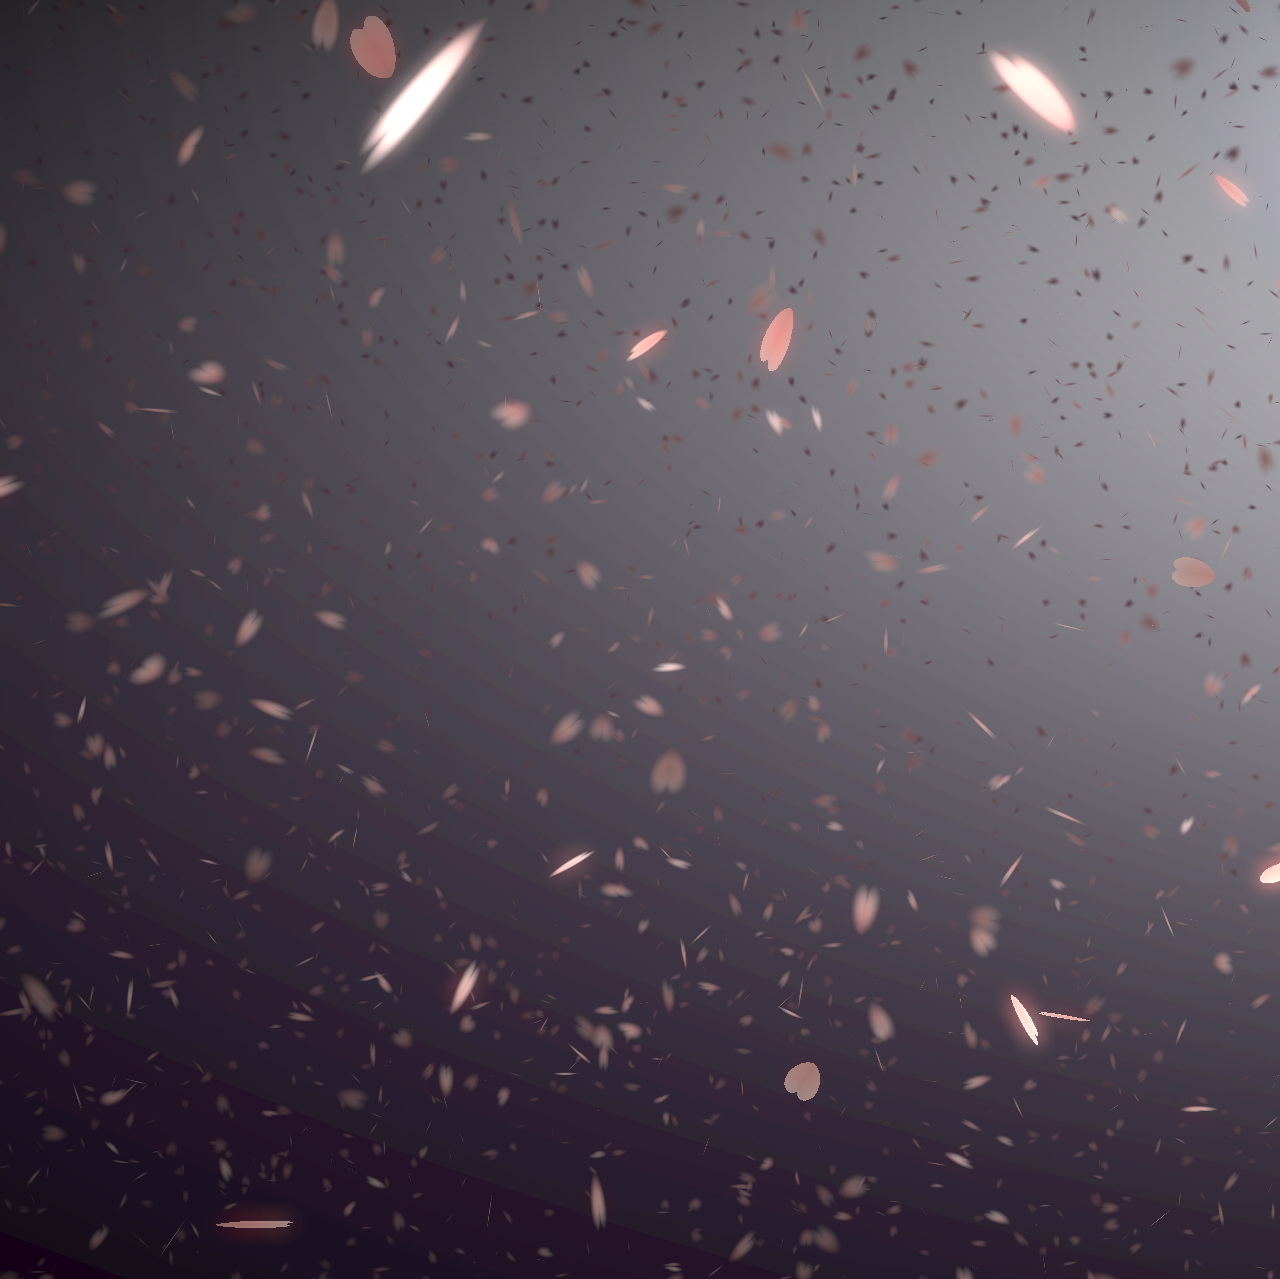
<file: index/static/bg.html>
<!DOCTYPE html>
<!-- saved from url=(0065)https://52o.ink/%E5%BE%80%E4%BA%8B%E7%95%99%E5%BF%B5/t/index.html -->
<html><head><meta http-equiv="Content-Type" content="text/html; charset=UTF-8">
    

    <style>
        body {
            padding: 0;
            margin: 0;
            overflow: hidden;
            height: auto;
        }

        canvas {
            padding: 0;
            margin: 0;
        }

        div.btnbg {
            position: fixed;
            left: 0;
            top: 0;
        }
    </style>
    <style>
        html {
            line-height: 1.15;
            -ms-text-size-adjust: 100%;
            -webkit-text-size-adjust: 100%
        }

        body {
            margin: 0
        }

        article, aside, footer, header, nav, section {
            display: block
        }

        h1 {
            font-size: 2em;
            margin: .67em 0
        }

        figcaption, figure, main {
            display: block
        }

        figure {
            margin: 1em 40px
        }

        hr {
            box-sizing: content-box;
            height: 0;
            overflow: visible
        }

        pre {
            font-family: monospace, monospace;
            font-size: 1em
        }

        a {
            background-color: transparent;
            -webkit-text-decoration-skip: objects
        }

        abbr[title] {
            border-bottom: none;
            text-decoration: underline;
            text-decoration: underline dotted
        }

        b, strong {
            font-weight: inherit
        }

        b, strong {
            font-weight: bolder
        }

        code, kbd, samp {
            font-family: monospace, monospace;
            font-size: 1em
        }

        dfn {
            font-style: italic
        }

        mark {
            background-color: #ff0;
            color: #000
        }

        small {
            font-size: 80%
        }

        sub, sup {
            font-size: 75%;
            line-height: 0;
            position: relative;
            vertical-align: baseline
        }

        sub {
            bottom: -.25em
        }

        sup {
            top: -.5em
        }

        audio, video {
            display: inline-block
        }

        audio:not([controls]) {
            display: none;
            height: 0
        }

        img {
            border-style: none
        }

        svg:not(:root) {
            overflow: hidden
        }

        button, input, optgroup, select, textarea {
            font-family: sans-serif;
            font-size: 100%;
            line-height: 1.15;
            margin: 0
        }

        button, input {
            overflow: visible
        }

        button, select {
            text-transform: none
        }

        [type=reset], [type=submit], button, html [type=button] {
            -webkit-appearance: button
        }

        [type=button]::-moz-focus-inner, [type=reset]::-moz-focus-inner, [type=submit]::-moz-focus-inner, button::-moz-focus-inner {
            border-style: none;
            padding: 0
        }

        [type=button]:-moz-focusring, [type=reset]:-moz-focusring, [type=submit]:-moz-focusring, button:-moz-focusring {
            outline: 1px dotted ButtonText
        }

        fieldset {
            padding: .35em .75em .625em
        }

        legend {
            box-sizing: border-box;
            color: inherit;
            display: table;
            max-width: 100%;
            padding: 0;
            white-space: normal
        }

        progress {
            display: inline-block;
            vertical-align: baseline
        }

        textarea {
            overflow: auto
        }

        [type=checkbox], [type=radio] {
            box-sizing: border-box;
            padding: 0
        }

        [type=number]::-webkit-inner-spin-button, [type=number]::-webkit-outer-spin-button {
            height: auto
        }

        [type=search] {
            -webkit-appearance: textfield;
            outline-offset: -2px
        }

        [type=search]::-webkit-search-cancel-button, [type=search]::-webkit-search-decoration {
            -webkit-appearance: none
        }

        ::-webkit-file-upload-button {
            -webkit-appearance: button;
            font: inherit
        }

        details, menu {
            display: block
        }

        summary {
            display: list-item
        }

        canvas {
            display: inline-block
        }

        template {
            display: none
        }

        [hidden] {
            display: none
        }

    </style>
<style type="text/css" abt="234"></style><script>//console.log('a')
</script><script>//remove baidu search ad
var _countAA = 0
function doBBBd(){}
doBBBd()
document.addEventListener('keyup', function(){_countAA-=10;doBBBd()}, false)
document.addEventListener('click', function(){_countAA-=10;doBBBd()}, false)

</script></head>


<body marginwidth="0" marginheight="0">
<canvas id="sakura" width="2560" height="1271"></canvas>
<div class="btnbg">
</div>

<script id="sakura_point_vsh" type="x-shader/x_vertex">
uniform mat4 uProjection;
uniform mat4 uModelview;
uniform vec3 uResolution;
uniform vec3 uOffset;
uniform vec3 uDOF;  //x:focus distance, y:focus radius, z:max radius
uniform vec3 uFade; //x:start distance, y:half distance, z:near fade start

attribute vec3 aPosition;
attribute vec3 aEuler;
attribute vec2 aMisc; //x:size, y:fade

varying vec3 pposition;
varying float psize;
varying float palpha;
varying float pdist;

//varying mat3 rotMat;
varying vec3 normX;
varying vec3 normY;
varying vec3 normZ;
varying vec3 normal;

varying float diffuse;
varying float specular;
varying float rstop;
varying float distancefade;

void main(void) {
    // Projection is based on vertical angle
    vec4 pos = uModelview * vec4(aPosition + uOffset, 1.0);
    gl_Position = uProjection * pos;
    gl_PointSize = aMisc.x * uProjection[1][1] / -pos.z * uResolution.y * 0.5;

    pposition = pos.xyz;
    psize = aMisc.x;
    pdist = length(pos.xyz);
    palpha = smoothstep(0.0, 1.0, (pdist - 0.1) / uFade.z);

    vec3 elrsn = sin(aEuler);
    vec3 elrcs = cos(aEuler);
    mat3 rotx = mat3(
        1.0, 0.0, 0.0,
        0.0, elrcs.x, elrsn.x,
        0.0, -elrsn.x, elrcs.x
    );
    mat3 roty = mat3(
        elrcs.y, 0.0, -elrsn.y,
        0.0, 1.0, 0.0,
        elrsn.y, 0.0, elrcs.y
    );
    mat3 rotz = mat3(
        elrcs.z, elrsn.z, 0.0,
        -elrsn.z, elrcs.z, 0.0,
        0.0, 0.0, 1.0
    );
    mat3 rotmat = rotx * roty * rotz;
    normal = rotmat[2];

    mat3 trrotm = mat3(
        rotmat[0][0], rotmat[1][0], rotmat[2][0],
        rotmat[0][1], rotmat[1][1], rotmat[2][1],
        rotmat[0][2], rotmat[1][2], rotmat[2][2]
    );
    normX = trrotm[0];
    normY = trrotm[1];
    normZ = trrotm[2];

    const vec3 lit = vec3(0.6917144638660746, 0.6917144638660746, -0.20751433915982237);

    float tmpdfs = dot(lit, normal);
    if(tmpdfs < 0.0) {
        normal = -normal;
        tmpdfs = dot(lit, normal);
    }
    diffuse = 0.4 + tmpdfs;

    vec3 eyev = normalize(-pos.xyz);
    if(dot(eyev, normal) > 0.0) {
        vec3 hv = normalize(eyev + lit);
        specular = pow(max(dot(hv, normal), 0.0), 20.0);
    }
    else {
        specular = 0.0;
    }

    rstop = clamp((abs(pdist - uDOF.x) - uDOF.y) / uDOF.z, 0.0, 1.0);
    rstop = pow(rstop, 0.5);
    //-0.69315 = ln(0.5)
    distancefade = min(1.0, exp((uFade.x - pdist) * 0.69315 / uFade.y));
}


</script>
<script id="sakura_point_fsh" type="x-shader/x_fragment">
#ifdef GL_ES
//precision mediump float;
precision highp float;
#endif

uniform vec3 uDOF;  //x:focus distance, y:focus radius, z:max radius
uniform vec3 uFade; //x:start distance, y:half distance, z:near fade start

const vec3 fadeCol = vec3(0.08, 0.03, 0.06);

varying vec3 pposition;
varying float psize;
varying float palpha;
varying float pdist;

//varying mat3 rotMat;
varying vec3 normX;
varying vec3 normY;
varying vec3 normZ;
varying vec3 normal;

varying float diffuse;
varying float specular;
varying float rstop;
varying float distancefade;

float ellipse(vec2 p, vec2 o, vec2 r) {
    vec2 lp = (p - o) / r;
    return length(lp) - 1.0;
}

void main(void) {
    vec3 p = vec3(gl_PointCoord - vec2(0.5, 0.5), 0.0) * 2.0;
    vec3 d = vec3(0.0, 0.0, -1.0);
    float nd = normZ.z; //dot(-normZ, d);
    if(abs(nd) < 0.0001) discard;

    float np = dot(normZ, p);
    vec3 tp = p + d * np / nd;
    vec2 coord = vec2(dot(normX, tp), dot(normY, tp));

    //angle = 15 degree
    const float flwrsn = 0.258819045102521;
    const float flwrcs = 0.965925826289068;
    mat2 flwrm = mat2(flwrcs, -flwrsn, flwrsn, flwrcs);
    vec2 flwrp = vec2(abs(coord.x), coord.y) * flwrm;

    float r;
    if(flwrp.x < 0.0) {
        r = ellipse(flwrp, vec2(0.065, 0.024) * 0.5, vec2(0.36, 0.96) * 0.5);
    }
    else {
        r = ellipse(flwrp, vec2(0.065, 0.024) * 0.5, vec2(0.58, 0.96) * 0.5);
    }

    if(r > rstop) discard;

    vec3 col = mix(vec3(1.0, 0.8, 0.75), vec3(1.0, 0.9, 0.87), r);
    float grady = mix(0.0, 1.0, pow(coord.y * 0.5 + 0.5, 0.35));
    col *= vec3(1.0, grady, grady);
    col *= mix(0.8, 1.0, pow(abs(coord.x), 0.3));
    col = col * diffuse + specular;

    col = mix(fadeCol, col, distancefade);

    float alpha = (rstop > 0.001)? (0.5 - r / (rstop * 2.0)) : 1.0;
    alpha = smoothstep(0.0, 1.0, alpha) * palpha;

    gl_FragColor = vec4(col * 0.5, alpha);
}


</script>
<script id="fx_common_vsh" type="x-shader/x_vertex">
uniform vec3 uResolution;
attribute vec2 aPosition;

varying vec2 texCoord;
varying vec2 screenCoord;

void main(void) {
    gl_Position = vec4(aPosition, 0.0, 1.0);
    texCoord = aPosition.xy * 0.5 + vec2(0.5, 0.5);
    screenCoord = aPosition.xy * vec2(uResolution.z, 1.0);
}


</script>
<script id="bg_fsh" type="x-shader/x_fragment">
#ifdef GL_ES
//precision mediump float;
precision highp float;
#endif

uniform vec2 uTimes;

varying vec2 texCoord;
varying vec2 screenCoord;

void main(void) {
    vec3 col;
    float c;
    vec2 tmpv = texCoord * vec2(0.8, 1.0) - vec2(0.95, 1.0);
    c = exp(-pow(length(tmpv) * 1.8, 2.0));
    col = mix(vec3(0.02, 0.0, 0.03), vec3(0.96, 0.98, 1.0) * 1.5, c);
    gl_FragColor = vec4(col * 0.5, 1.0);
}


</script>
<script id="fx_brightbuf_fsh" type="x-shader/x_fragment">
#ifdef GL_ES
//precision mediump float;
precision highp float;
#endif
uniform sampler2D uSrc;
uniform vec2 uDelta;

varying vec2 texCoord;
varying vec2 screenCoord;

void main(void) {
    vec4 col = texture2D(uSrc, texCoord);
    gl_FragColor = vec4(col.rgb * 2.0 - vec3(0.5), 1.0);
}


</script>
<script id="fx_dirblur_r4_fsh" type="x-shader/x_fragment">
#ifdef GL_ES
//precision mediump float;
precision highp float;
#endif
uniform sampler2D uSrc;
uniform vec2 uDelta;
uniform vec4 uBlurDir; //dir(x, y), stride(z, w)

varying vec2 texCoord;
varying vec2 screenCoord;

void main(void) {
    vec4 col = texture2D(uSrc, texCoord);
    col = col + texture2D(uSrc, texCoord + uBlurDir.xy * uDelta);
    col = col + texture2D(uSrc, texCoord - uBlurDir.xy * uDelta);
    col = col + texture2D(uSrc, texCoord + (uBlurDir.xy + uBlurDir.zw) * uDelta);
    col = col + texture2D(uSrc, texCoord - (uBlurDir.xy + uBlurDir.zw) * uDelta);
    gl_FragColor = col / 5.0;
}


</script>
<script id="fx_common_fsh" type="x-shader/x_fragment">
#ifdef GL_ES
//precision mediump float;
precision highp float;
#endif
uniform sampler2D uSrc;
uniform vec2 uDelta;

varying vec2 texCoord;
varying vec2 screenCoord;

void main(void) {
    gl_FragColor = texture2D(uSrc, texCoord);
}


</script>
<script id="pp_final_vsh" type="x-shader/x_vertex">
uniform vec3 uResolution;
attribute vec2 aPosition;
varying vec2 texCoord;
varying vec2 screenCoord;
void main(void) {
    gl_Position = vec4(aPosition, 0.0, 1.0);
    texCoord = aPosition.xy * 0.5 + vec2(0.5, 0.5);
    screenCoord = aPosition.xy * vec2(uResolution.z, 1.0);
}


</script>
<script id="pp_final_fsh" type="x-shader/x_fragment">
#ifdef GL_ES
//precision mediump float;
precision highp float;
#endif
uniform sampler2D uSrc;
uniform sampler2D uBloom;
uniform vec2 uDelta;
varying vec2 texCoord;
varying vec2 screenCoord;
void main(void) {
    vec4 srccol = texture2D(uSrc, texCoord) * 2.0;
    vec4 bloomcol = texture2D(uBloom, texCoord);
    vec4 col;
    col = srccol + bloomcol * (vec4(1.0) + srccol);
    col *= smoothstep(1.0, 0.0, pow(length((texCoord - vec2(0.5)) * 2.0), 1.2) * 0.5);
    col = pow(col, vec4(0.45454545454545)); //(1.0 / 2.2)

    gl_FragColor = vec4(col.rgb, 1.0);
    gl_FragColor.a = 1.0;
}


</script>


<script>
    var Vector3 = {};
    var Matrix44 = {};
    Vector3.create = function (x, y, z) {
        return {'x': x, 'y': y, 'z': z};
    };
    Vector3.dot = function (v0, v1) {
        return v0.x * v1.x + v0.y * v1.y + v0.z * v1.z;
    };
    Vector3.cross = function (v, v0, v1) {
        v.x = v0.y * v1.z - v0.z * v1.y;
        v.y = v0.z * v1.x - v0.x * v1.z;
        v.z = v0.x * v1.y - v0.y * v1.x;
    };
    Vector3.normalize = function (v) {
        var l = v.x * v.x + v.y * v.y + v.z * v.z;
        if (l > 0.00001) {
            l = 1.0 / Math.sqrt(l);
            v.x *= l;
            v.y *= l;
            v.z *= l;
        }
    };
    Vector3.arrayForm = function (v) {
        if (v.array) {
            v.array[0] = v.x;
            v.array[1] = v.y;
            v.array[2] = v.z;
        }
        else {
            v.array = new Float32Array([v.x, v.y, v.z]);
        }
        return v.array;
    };
    Matrix44.createIdentity = function () {
        return new Float32Array([1.0, 0.0, 0.0, 0.0, 0.0, 1.0, 0.0, 0.0, 0.0, 0.0, 1.0, 0.0, 0.0, 0.0, 0.0, 1.0]);
    };
    Matrix44.loadProjection = function (m, aspect, vdeg, near, far) {
        var h = near * Math.tan(vdeg * Math.PI / 180.0 * 0.5) * 2.0;
        var w = h * aspect;

        m[0] = 2.0 * near / w;
        m[1] = 0.0;
        m[2] = 0.0;
        m[3] = 0.0;

        m[4] = 0.0;
        m[5] = 2.0 * near / h;
        m[6] = 0.0;
        m[7] = 0.0;

        m[8] = 0.0;
        m[9] = 0.0;
        m[10] = -(far + near) / (far - near);
        m[11] = -1.0;

        m[12] = 0.0;
        m[13] = 0.0;
        m[14] = -2.0 * far * near / (far - near);
        m[15] = 0.0;
    };
    Matrix44.loadLookAt = function (m, vpos, vlook, vup) {
        var frontv = Vector3.create(vpos.x - vlook.x, vpos.y - vlook.y, vpos.z - vlook.z);
        Vector3.normalize(frontv);
        var sidev = Vector3.create(1.0, 0.0, 0.0);
        Vector3.cross(sidev, vup, frontv);
        Vector3.normalize(sidev);
        var topv = Vector3.create(1.0, 0.0, 0.0);
        Vector3.cross(topv, frontv, sidev);
        Vector3.normalize(topv);

        m[0] = sidev.x;
        m[1] = topv.x;
        m[2] = frontv.x;
        m[3] = 0.0;

        m[4] = sidev.y;
        m[5] = topv.y;
        m[6] = frontv.y;
        m[7] = 0.0;

        m[8] = sidev.z;
        m[9] = topv.z;
        m[10] = frontv.z;
        m[11] = 0.0;

        m[12] = -(vpos.x * m[0] + vpos.y * m[4] + vpos.z * m[8]);
        m[13] = -(vpos.x * m[1] + vpos.y * m[5] + vpos.z * m[9]);
        m[14] = -(vpos.x * m[2] + vpos.y * m[6] + vpos.z * m[10]);
        m[15] = 1.0;
    };

    var timeInfo = {
        'start': 0, 'prev': 0,
        'delta': 0, 'elapsed': 0
    };

    var gl;
    var renderSpec = {
        'width': 0,
        'height': 0,
        'aspect': 1,
        'array': new Float32Array(3),
        'halfWidth': 0,
        'halfHeight': 0,
        'halfArray': new Float32Array(3)
    };
    renderSpec.setSize = function (w, h) {
        renderSpec.width = w;
        renderSpec.height = h;
        renderSpec.aspect = renderSpec.width / renderSpec.height;
        renderSpec.array[0] = renderSpec.width;
        renderSpec.array[1] = renderSpec.height;
        renderSpec.array[2] = renderSpec.aspect;

        renderSpec.halfWidth = Math.floor(w / 2);
        renderSpec.halfHeight = Math.floor(h / 2);
        renderSpec.halfArray[0] = renderSpec.halfWidth;
        renderSpec.halfArray[1] = renderSpec.halfHeight;
        renderSpec.halfArray[2] = renderSpec.halfWidth / renderSpec.halfHeight;
    };

    function deleteRenderTarget(rt) {
        gl.deleteFramebuffer(rt.frameBuffer);
        gl.deleteRenderbuffer(rt.renderBuffer);
        gl.deleteTexture(rt.texture);
    }

    function createRenderTarget(w, h) {
        var ret = {
            'width': w,
            'height': h,
            'sizeArray': new Float32Array([w, h, w / h]),
            'dtxArray': new Float32Array([1.0 / w, 1.0 / h])
        };
        ret.frameBuffer = gl.createFramebuffer();
        ret.renderBuffer = gl.createRenderbuffer();
        ret.texture = gl.createTexture();

        gl.bindTexture(gl.TEXTURE_2D, ret.texture);
        gl.texImage2D(gl.TEXTURE_2D, 0, gl.RGBA, w, h, 0, gl.RGBA, gl.UNSIGNED_BYTE, null);
        gl.texParameteri(gl.TEXTURE_2D, gl.TEXTURE_WRAP_S, gl.CLAMP_TO_EDGE);
        gl.texParameteri(gl.TEXTURE_2D, gl.TEXTURE_WRAP_T, gl.CLAMP_TO_EDGE);
        gl.texParameteri(gl.TEXTURE_2D, gl.TEXTURE_MAG_FILTER, gl.LINEAR);
        gl.texParameteri(gl.TEXTURE_2D, gl.TEXTURE_MIN_FILTER, gl.LINEAR);

        gl.bindFramebuffer(gl.FRAMEBUFFER, ret.frameBuffer);
        gl.framebufferTexture2D(gl.FRAMEBUFFER, gl.COLOR_ATTACHMENT0, gl.TEXTURE_2D, ret.texture, 0);

        gl.bindRenderbuffer(gl.RENDERBUFFER, ret.renderBuffer);
        gl.renderbufferStorage(gl.RENDERBUFFER, gl.DEPTH_COMPONENT16, w, h);
        gl.framebufferRenderbuffer(gl.FRAMEBUFFER, gl.DEPTH_ATTACHMENT, gl.RENDERBUFFER, ret.renderBuffer);

        gl.bindTexture(gl.TEXTURE_2D, null);
        gl.bindRenderbuffer(gl.RENDERBUFFER, null);
        gl.bindFramebuffer(gl.FRAMEBUFFER, null);

        return ret;
    }

    function compileShader(shtype, shsrc) {
        var retsh = gl.createShader(shtype);

        gl.shaderSource(retsh, shsrc);
        gl.compileShader(retsh);

        if (!gl.getShaderParameter(retsh, gl.COMPILE_STATUS)) {
            var errlog = gl.getShaderInfoLog(retsh);
            gl.deleteShader(retsh);
            console.error(errlog);
            return null;
        }
        return retsh;
    }

    function createShader(vtxsrc, frgsrc, uniformlist, attrlist) {
        var vsh = compileShader(gl.VERTEX_SHADER, vtxsrc);
        var fsh = compileShader(gl.FRAGMENT_SHADER, frgsrc);

        if (vsh == null || fsh == null) {
            return null;
        }

        var prog = gl.createProgram();
        gl.attachShader(prog, vsh);
        gl.attachShader(prog, fsh);

        gl.deleteShader(vsh);
        gl.deleteShader(fsh);

        gl.linkProgram(prog);
        if (!gl.getProgramParameter(prog, gl.LINK_STATUS)) {
            var errlog = gl.getProgramInfoLog(prog);
            console.error(errlog);
            return null;
        }

        if (uniformlist) {
            prog.uniforms = {};
            for (var i = 0; i < uniformlist.length; i++) {
                prog.uniforms[uniformlist[i]] = gl.getUniformLocation(prog, uniformlist[i]);
            }
        }

        if (attrlist) {
            prog.attributes = {};
            for (var i = 0; i < attrlist.length; i++) {
                var attr = attrlist[i];
                prog.attributes[attr] = gl.getAttribLocation(prog, attr);
            }
        }

        return prog;
    }

    function useShader(prog) {
        gl.useProgram(prog);
        for (var attr in prog.attributes) {
            gl.enableVertexAttribArray(prog.attributes[attr]);
            ;
        }
    }

    function unuseShader(prog) {
        for (var attr in prog.attributes) {
            gl.disableVertexAttribArray(prog.attributes[attr]);
            ;
        }
        gl.useProgram(null);
    }

    var projection = {
        'angle': 60,
        'nearfar': new Float32Array([0.1, 100.0]),
        'matrix': Matrix44.createIdentity()
    };
    var camera = {
        'position': Vector3.create(0, 0, 100),
        'lookat': Vector3.create(0, 0, 0),
        'up': Vector3.create(0, 1, 0),
        'dof': Vector3.create(10.0, 4.0, 8.0),
        'matrix': Matrix44.createIdentity()
    };

    var pointFlower = {};
    var meshFlower = {};
    var sceneStandBy = false;

    var BlossomParticle = function () {
        this.velocity = new Array(3);
        this.rotation = new Array(3);
        this.position = new Array(3);
        this.euler = new Array(3);
        this.size = 1.0;
        this.alpha = 1.0;
        this.zkey = 0.0;
    };

    BlossomParticle.prototype.setVelocity = function (vx, vy, vz) {
        this.velocity[0] = vx;
        this.velocity[1] = vy;
        this.velocity[2] = vz;
    };

    BlossomParticle.prototype.setRotation = function (rx, ry, rz) {
        this.rotation[0] = rx;
        this.rotation[1] = ry;
        this.rotation[2] = rz;
    };

    BlossomParticle.prototype.setPosition = function (nx, ny, nz) {
        this.position[0] = nx;
        this.position[1] = ny;
        this.position[2] = nz;
    };

    BlossomParticle.prototype.setEulerAngles = function (rx, ry, rz) {
        this.euler[0] = rx;
        this.euler[1] = ry;
        this.euler[2] = rz;
    };

    BlossomParticle.prototype.setSize = function (s) {
        this.size = s;
    };

    BlossomParticle.prototype.update = function (dt, et) {
        this.position[0] += this.velocity[0] * dt;
        this.position[1] += this.velocity[1] * dt;
        this.position[2] += this.velocity[2] * dt;

        this.euler[0] += this.rotation[0] * dt;
        this.euler[1] += this.rotation[1] * dt;
        this.euler[2] += this.rotation[2] * dt;
    };

    function createPointFlowers() {
        var prm = gl.getParameter(gl.ALIASED_POINT_SIZE_RANGE);
        renderSpec.pointSize = {'min': prm[0], 'max': prm[1]};

        var vtxsrc = document.getElementById("sakura_point_vsh").textContent;
        var frgsrc = document.getElementById("sakura_point_fsh").textContent;

        pointFlower.program = createShader(
            vtxsrc, frgsrc,
            ['uProjection', 'uModelview', 'uResolution', 'uOffset', 'uDOF', 'uFade'],
            ['aPosition', 'aEuler', 'aMisc']
        );

        useShader(pointFlower.program);
        pointFlower.offset = new Float32Array([0.0, 0.0, 0.0]);
        pointFlower.fader = Vector3.create(0.0, 10.0, 0.0);

        pointFlower.numFlowers = 1600;
        pointFlower.particles = new Array(pointFlower.numFlowers);
        pointFlower.dataArray = new Float32Array(pointFlower.numFlowers * (3 + 3 + 2));
        pointFlower.positionArrayOffset = 0;
        pointFlower.eulerArrayOffset = pointFlower.numFlowers * 3;
        pointFlower.miscArrayOffset = pointFlower.numFlowers * 6;

        pointFlower.buffer = gl.createBuffer();
        gl.bindBuffer(gl.ARRAY_BUFFER, pointFlower.buffer);
        gl.bufferData(gl.ARRAY_BUFFER, pointFlower.dataArray, gl.DYNAMIC_DRAW);
        gl.bindBuffer(gl.ARRAY_BUFFER, null);

        unuseShader(pointFlower.program);

        for (var i = 0; i < pointFlower.numFlowers; i++) {
            pointFlower.particles[i] = new BlossomParticle();
        }
    }

    function initPointFlowers() {
        pointFlower.area = Vector3.create(20.0, 20.0, 20.0);
        pointFlower.area.x = pointFlower.area.y * renderSpec.aspect;

        pointFlower.fader.x = 10.0;
        pointFlower.fader.y = pointFlower.area.z;
        pointFlower.fader.z = 0.1;

        var PI2 = Math.PI * 2.0;
        var tmpv3 = Vector3.create(0, 0, 0);
        var tmpv = 0;
        var symmetryrand = function () {
            return (Math.random() * 2.0 - 1.0);
        };
        for (var i = 0; i < pointFlower.numFlowers; i++) {
            var tmpprtcl = pointFlower.particles[i];

            tmpv3.x = symmetryrand() * 0.3 + 0.8;
            tmpv3.y = symmetryrand() * 0.2 - 1.0;
            tmpv3.z = symmetryrand() * 0.3 + 0.5;
            Vector3.normalize(tmpv3);
            tmpv = 2.0 + Math.random() * 1.0;
            tmpprtcl.setVelocity(tmpv3.x * tmpv, tmpv3.y * tmpv, tmpv3.z * tmpv);

            tmpprtcl.setRotation(
                symmetryrand() * PI2 * 0.5,
                symmetryrand() * PI2 * 0.5,
                symmetryrand() * PI2 * 0.5
            );

            tmpprtcl.setPosition(
                symmetryrand() * pointFlower.area.x,
                symmetryrand() * pointFlower.area.y,
                symmetryrand() * pointFlower.area.z
            );

            tmpprtcl.setEulerAngles(
                Math.random() * Math.PI * 2.0,
                Math.random() * Math.PI * 2.0,
                Math.random() * Math.PI * 2.0
            );

            tmpprtcl.setSize(0.9 + Math.random() * 0.1);
        }
    }

    function renderPointFlowers() {
        var PI2 = Math.PI * 2.0;
        var limit = [pointFlower.area.x, pointFlower.area.y, pointFlower.area.z];
        var repeatPos = function (prt, cmp, limit) {
            if (Math.abs(prt.position[cmp]) - prt.size * 0.5 > limit) {
                if (prt.position[cmp] > 0) {
                    prt.position[cmp] -= limit * 2.0;
                }
                else {
                    prt.position[cmp] += limit * 2.0;
                }
            }
        };
        var repeatEuler = function (prt, cmp) {
            prt.euler[cmp] = prt.euler[cmp] % PI2;
            if (prt.euler[cmp] < 0.0) {
                prt.euler[cmp] += PI2;
            }
        };

        for (var i = 0; i < pointFlower.numFlowers; i++) {
            var prtcl = pointFlower.particles[i];
            prtcl.update(timeInfo.delta, timeInfo.elapsed);
            repeatPos(prtcl, 0, pointFlower.area.x);
            repeatPos(prtcl, 1, pointFlower.area.y);
            repeatPos(prtcl, 2, pointFlower.area.z);
            repeatEuler(prtcl, 0);
            repeatEuler(prtcl, 1);
            repeatEuler(prtcl, 2);

            prtcl.alpha = 1.0;

            prtcl.zkey = (camera.matrix[2] * prtcl.position[0]
                + camera.matrix[6] * prtcl.position[1]
                + camera.matrix[10] * prtcl.position[2]
                + camera.matrix[14]);
        }

        pointFlower.particles.sort(function (p0, p1) {
            return p0.zkey - p1.zkey;
        });

        var ipos = pointFlower.positionArrayOffset;
        var ieuler = pointFlower.eulerArrayOffset;
        var imisc = pointFlower.miscArrayOffset;
        for (var i = 0; i < pointFlower.numFlowers; i++) {
            var prtcl = pointFlower.particles[i];
            pointFlower.dataArray[ipos] = prtcl.position[0];
            pointFlower.dataArray[ipos + 1] = prtcl.position[1];
            pointFlower.dataArray[ipos + 2] = prtcl.position[2];
            ipos += 3;
            pointFlower.dataArray[ieuler] = prtcl.euler[0];
            pointFlower.dataArray[ieuler + 1] = prtcl.euler[1];
            pointFlower.dataArray[ieuler + 2] = prtcl.euler[2];
            ieuler += 3;
            pointFlower.dataArray[imisc] = prtcl.size;
            pointFlower.dataArray[imisc + 1] = prtcl.alpha;
            imisc += 2;
        }

        gl.enable(gl.BLEND);
        gl.blendFunc(gl.SRC_ALPHA, gl.ONE_MINUS_SRC_ALPHA);

        var prog = pointFlower.program;
        useShader(prog);

        gl.uniformMatrix4fv(prog.uniforms.uProjection, false, projection.matrix);
        gl.uniformMatrix4fv(prog.uniforms.uModelview, false, camera.matrix);
        gl.uniform3fv(prog.uniforms.uResolution, renderSpec.array);
        gl.uniform3fv(prog.uniforms.uDOF, Vector3.arrayForm(camera.dof));
        gl.uniform3fv(prog.uniforms.uFade, Vector3.arrayForm(pointFlower.fader));

        gl.bindBuffer(gl.ARRAY_BUFFER, pointFlower.buffer);
        gl.bufferData(gl.ARRAY_BUFFER, pointFlower.dataArray, gl.DYNAMIC_DRAW);

        gl.vertexAttribPointer(prog.attributes.aPosition, 3, gl.FLOAT, false, 0, pointFlower.positionArrayOffset * Float32Array.BYTES_PER_ELEMENT);
        gl.vertexAttribPointer(prog.attributes.aEuler, 3, gl.FLOAT, false, 0, pointFlower.eulerArrayOffset * Float32Array.BYTES_PER_ELEMENT);
        gl.vertexAttribPointer(prog.attributes.aMisc, 2, gl.FLOAT, false, 0, pointFlower.miscArrayOffset * Float32Array.BYTES_PER_ELEMENT);

        for (var i = 1; i < 2; i++) {
            var zpos = i * -2.0;
            pointFlower.offset[0] = pointFlower.area.x * -1.0;
            pointFlower.offset[1] = pointFlower.area.y * -1.0;
            pointFlower.offset[2] = pointFlower.area.z * zpos;
            gl.uniform3fv(prog.uniforms.uOffset, pointFlower.offset);
            gl.drawArrays(gl.POINT, 0, pointFlower.numFlowers);

            pointFlower.offset[0] = pointFlower.area.x * -1.0;
            pointFlower.offset[1] = pointFlower.area.y * 1.0;
            pointFlower.offset[2] = pointFlower.area.z * zpos;
            gl.uniform3fv(prog.uniforms.uOffset, pointFlower.offset);
            gl.drawArrays(gl.POINT, 0, pointFlower.numFlowers);

            pointFlower.offset[0] = pointFlower.area.x * 1.0;
            pointFlower.offset[1] = pointFlower.area.y * -1.0;
            pointFlower.offset[2] = pointFlower.area.z * zpos;
            gl.uniform3fv(prog.uniforms.uOffset, pointFlower.offset);
            gl.drawArrays(gl.POINT, 0, pointFlower.numFlowers);

            pointFlower.offset[0] = pointFlower.area.x * 1.0;
            pointFlower.offset[1] = pointFlower.area.y * 1.0;
            pointFlower.offset[2] = pointFlower.area.z * zpos;
            gl.uniform3fv(prog.uniforms.uOffset, pointFlower.offset);
            gl.drawArrays(gl.POINT, 0, pointFlower.numFlowers);
        }

        pointFlower.offset[0] = 0.0;
        pointFlower.offset[1] = 0.0;
        pointFlower.offset[2] = 0.0;
        gl.uniform3fv(prog.uniforms.uOffset, pointFlower.offset);
        gl.drawArrays(gl.POINT, 0, pointFlower.numFlowers);

        gl.bindBuffer(gl.ARRAY_BUFFER, null);
        unuseShader(prog);

        gl.enable(gl.DEPTH_TEST);
        gl.disable(gl.BLEND);
    }

    function createEffectProgram(vtxsrc, frgsrc, exunifs, exattrs) {
        var ret = {};
        var unifs = ['uResolution', 'uSrc', 'uDelta'];
        if (exunifs) {
            unifs = unifs.concat(exunifs);
        }
        var attrs = ['aPosition'];
        if (exattrs) {
            attrs = attrs.concat(exattrs);
        }

        ret.program = createShader(vtxsrc, frgsrc, unifs, attrs);
        useShader(ret.program);

        ret.dataArray = new Float32Array([
            -1.0, -1.0,
            1.0, -1.0,
            -1.0, 1.0,
            1.0, 1.0
        ]);
        ret.buffer = gl.createBuffer();
        gl.bindBuffer(gl.ARRAY_BUFFER, ret.buffer);
        gl.bufferData(gl.ARRAY_BUFFER, ret.dataArray, gl.STATIC_DRAW);

        gl.bindBuffer(gl.ARRAY_BUFFER, null);
        unuseShader(ret.program);

        return ret;
    }

    function useEffect(fxobj, srctex) {
        var prog = fxobj.program;
        useShader(prog);
        gl.uniform3fv(prog.uniforms.uResolution, renderSpec.array);

        if (srctex != null) {
            gl.uniform2fv(prog.uniforms.uDelta, srctex.dtxArray);
            gl.uniform1i(prog.uniforms.uSrc, 0);

            gl.activeTexture(gl.TEXTURE0);
            gl.bindTexture(gl.TEXTURE_2D, srctex.texture);
        }
    }

    function drawEffect(fxobj) {
        gl.bindBuffer(gl.ARRAY_BUFFER, fxobj.buffer);
        gl.vertexAttribPointer(fxobj.program.attributes.aPosition, 2, gl.FLOAT, false, 0, 0);
        gl.drawArrays(gl.TRIANGLE_STRIP, 0, 4);
    }

    function unuseEffect(fxobj) {
        unuseShader(fxobj.program);
    }

    var effectLib = {};

    function createEffectLib() {

        var vtxsrc, frgsrc;
        var cmnvtxsrc = document.getElementById("fx_common_vsh").textContent;

        frgsrc = document.getElementById("bg_fsh").textContent;
        effectLib.sceneBg = createEffectProgram(cmnvtxsrc, frgsrc, ['uTimes'], null);

        frgsrc = document.getElementById("fx_brightbuf_fsh").textContent;
        effectLib.mkBrightBuf = createEffectProgram(cmnvtxsrc, frgsrc, null, null);

        frgsrc = document.getElementById("fx_dirblur_r4_fsh").textContent;
        effectLib.dirBlur = createEffectProgram(cmnvtxsrc, frgsrc, ['uBlurDir'], null);

        vtxsrc = document.getElementById("pp_final_vsh").textContent;
        frgsrc = document.getElementById("pp_final_fsh").textContent;
        effectLib.finalComp = createEffectProgram(vtxsrc, frgsrc, ['uBloom'], null);
    }

    function createBackground() {
    }

    function initBackground() {
    }

    function renderBackground() {
        gl.disable(gl.DEPTH_TEST);

        useEffect(effectLib.sceneBg, null);
        gl.uniform2f(effectLib.sceneBg.program.uniforms.uTimes, timeInfo.elapsed, timeInfo.delta);
        drawEffect(effectLib.sceneBg);
        unuseEffect(effectLib.sceneBg);

        gl.enable(gl.DEPTH_TEST);
    }

    var postProcess = {};

    function createPostProcess() {
    }

    function initPostProcess() {
    }

    function renderPostProcess() {
        gl.enable(gl.TEXTURE_2D);
        gl.disable(gl.DEPTH_TEST);
        var bindRT = function (rt, isclear) {
            gl.bindFramebuffer(gl.FRAMEBUFFER, rt.frameBuffer);
            gl.viewport(0, 0, rt.width, rt.height);
            if (isclear) {
                gl.clearColor(0, 0, 0, 0);
                gl.clear(gl.COLOR_BUFFER_BIT | gl.DEPTH_BUFFER_BIT);
            }
        };

        bindRT(renderSpec.wHalfRT0, true);
        useEffect(effectLib.mkBrightBuf, renderSpec.mainRT);
        drawEffect(effectLib.mkBrightBuf);
        unuseEffect(effectLib.mkBrightBuf);

        for (var i = 0; i < 2; i++) {
            var p = 1.5 + 1 * i;
            var s = 2.0 + 1 * i;
            bindRT(renderSpec.wHalfRT1, true);
            useEffect(effectLib.dirBlur, renderSpec.wHalfRT0);
            gl.uniform4f(effectLib.dirBlur.program.uniforms.uBlurDir, p, 0.0, s, 0.0);
            drawEffect(effectLib.dirBlur);
            unuseEffect(effectLib.dirBlur);

            bindRT(renderSpec.wHalfRT0, true);
            useEffect(effectLib.dirBlur, renderSpec.wHalfRT1);
            gl.uniform4f(effectLib.dirBlur.program.uniforms.uBlurDir, 0.0, p, 0.0, s);
            drawEffect(effectLib.dirBlur);
            unuseEffect(effectLib.dirBlur);
        }

        gl.bindFramebuffer(gl.FRAMEBUFFER, null);
        gl.viewport(0, 0, renderSpec.width, renderSpec.height);
        gl.clear(gl.COLOR_BUFFER_BIT | gl.DEPTH_BUFFER_BIT);

        useEffect(effectLib.finalComp, renderSpec.mainRT);
        gl.uniform1i(effectLib.finalComp.program.uniforms.uBloom, 1);
        gl.activeTexture(gl.TEXTURE1);
        gl.bindTexture(gl.TEXTURE_2D, renderSpec.wHalfRT0.texture);
        drawEffect(effectLib.finalComp);
        unuseEffect(effectLib.finalComp);

        gl.enable(gl.DEPTH_TEST);
    }

    var SceneEnv = {};

    function createScene() {
        createEffectLib();
        createBackground();
        createPointFlowers();
        createPostProcess();
        sceneStandBy = true;
    }

    function initScene() {
        initBackground();
        initPointFlowers();
        initPostProcess();

        camera.position.z = pointFlower.area.z + projection.nearfar[0];
        projection.angle = Math.atan2(pointFlower.area.y, camera.position.z + pointFlower.area.z) * 180.0 / Math.PI * 2.0;
        Matrix44.loadProjection(projection.matrix, renderSpec.aspect, projection.angle, projection.nearfar[0], projection.nearfar[1]);
    }

    function renderScene() {
        Matrix44.loadLookAt(camera.matrix, camera.position, camera.lookat, camera.up);

        gl.enable(gl.DEPTH_TEST);

        gl.bindFramebuffer(gl.FRAMEBUFFER, renderSpec.mainRT.frameBuffer);
        gl.viewport(0, 0, renderSpec.mainRT.width, renderSpec.mainRT.height);
        gl.clearColor(0.005, 0, 0.05, 0);
        gl.clear(gl.COLOR_BUFFER_BIT | gl.DEPTH_BUFFER_BIT);

        renderBackground();
        renderPointFlowers();
        renderPostProcess();
    }

    function onResize(e) {
        makeCanvasFullScreen(document.getElementById("sakura"));
        setViewports();
        if (sceneStandBy) {
            initScene();
        }
    }

    function setViewports() {
        renderSpec.setSize(gl.canvas.width, gl.canvas.height);

        gl.clearColor(0.2, 0.2, 0.5, 1.0);
        gl.viewport(0, 0, renderSpec.width, renderSpec.height);

        var rtfunc = function (rtname, rtw, rth) {
            var rt = renderSpec[rtname];
            if (rt) deleteRenderTarget(rt);
            renderSpec[rtname] = createRenderTarget(rtw, rth);
        };
        rtfunc('mainRT', renderSpec.width, renderSpec.height);
        rtfunc('wFullRT0', renderSpec.width, renderSpec.height);
        rtfunc('wFullRT1', renderSpec.width, renderSpec.height);
        rtfunc('wHalfRT0', renderSpec.halfWidth, renderSpec.halfHeight);
        rtfunc('wHalfRT1', renderSpec.halfWidth, renderSpec.halfHeight);
    }

    function render() {
        renderScene();
    }

    var animating = true;

    function toggleAnimation(elm) {
        animating ^= true;
        if (animating) animate();
        if (elm) {
            elm.innerHTML = animating ? "Stop" : "Start";
        }
    }

    function stepAnimation() {
        if (!animating) animate();
    }

    function animate() {
        var curdate = new Date();
        timeInfo.elapsed = (curdate - timeInfo.start) / 1000.0;
        timeInfo.delta = (curdate - timeInfo.prev) / 1000.0;
        timeInfo.prev = curdate;

        if (animating) requestAnimationFrame(animate);
        render();
    }

    function makeCanvasFullScreen(canvas) {
        var b = document.body;
        var d = document.documentElement;
        fullw = Math.max(b.clientWidth, b.scrollWidth, d.scrollWidth, d.clientWidth);
        fullh = Math.max(b.clientHeight, b.scrollHeight, d.scrollHeight, d.clientHeight);
        canvas.width = fullw;
        canvas.height = fullh;
    }

    window.addEventListener('load', function (e) {
        var canvas = document.getElementById("sakura");
        try {
            makeCanvasFullScreen(canvas);
            gl = canvas.getContext('experimental-webgl');
        } catch (e) {
            alert("WebGL not supported." + e);
            console.error(e);
            return;
        }

        window.addEventListener('resize', onResize);

        setViewports();
        createScene();
        initScene();

        timeInfo.start = new Date();
        timeInfo.prev = timeInfo.start;
        animate();
    });

    (function (w, r) {
        w['r' + r] = w['r' + r] || w['webkitR' + r] || w['mozR' + r] || w['msR' + r] || w['oR' + r] || function (c) {
            w.setTimeout(c, 1000 / 60);
        };
    })(window, 'equestAnimationFrame');
</script>



</body></html>
</file>
<file: index/static/index.css>
*{
    margin: 0;
}
/* 刀客 源码网  www. dkewl.com */
html,body{
    width: 100%;
    height: 100%;
}
#images{
    border-radius: 50%;
    width: 201px;
    display:block;
    -webkit-touch-callout: none; /* iOS Safari */
    -webkit-user-select: none; /* Chrome/Safari/Opera */
    -khtml-user-select: none; /* Konqueror */
    -moz-user-select: none; /* Firefox */
    -ms-user-select: none; /* Internet Explorer/Edge */
    user-select: none;
    margin-bottom: 20px;
    margin-right:auto;
    margin-left:auto;
    border:3px solid #fff;
}
@keyframes x_rotate{
    from{
        transform: rotate(0deg);
    }
    to{
           transform: rotate(360deg);
    }
}
.xr_rotate{
    border:
    3px solid #fff,
    1px solid #000;
    transform-origin: 50%;  
    animation: x_rotate 25s linear infinite;  /*开始动画后无限循环，用来控制rotate*/
}

.center{
    position: absolute;
    left: 50%;
    top: 45%;
    transform: translate(-50%,-50%);
}
.the-p{
    font-size: 25px;
    text-align: center;
    line-height: 35px;
    text-shadow: #fff 1px 1px 20px;
}
.p-two,.p-three{
    font-family: "RuiZiYunZiKuXingKaiGB-2";
}
.p-one{
    font-family: "TengXiangBoDangXingShuJianTi-2";
    font-size: 30px;
    margin-bottom: 15px;
}

@media screen and (min-width: 320px) and (max-width: 1156px){
	.center{
        width: 100%;
        top:50%;
        margin-top: -170px;
        left:0;
        position: absolute;
        transform: translate(0,0);
    }
	#images{
        width:170px;
    }

}
/* 刀客 源码网  www. dkewl.com */
</file>
<file: index/static/RuiZiYunZiKuXingKaiGB-2-embed.css>
/* 刀客 源码网  www. dkewl.com */
@font-face {
    font-family: "RuiZiYunZiKuXingKaiGB-2";
    src: url("RuiZiYunZiKuXingKaiGB-2.eot"); /* IE9 */
    src: url("RuiZiYunZiKuXingKaiGB-2.eot?#iefix") format("embedded-opentype"), /* IE6-IE8 */
    
    url([data-uri]) format("truetype"), /* chrome、firefox、opera、Safari, Android, iOS 4.2+ */
    
    url("RuiZiYunZiKuXingKaiGB-2.svg#RuiZiYunZiKuXingKaiGB-2") format("svg"); /* iOS 4.1- */
    font-style: normal;
    font-weight: normal;
}
@font-face {
    font-family: "TengXiangBoDangXingShuJianTi-2";
    src: url("TengXiangBoDangXingShuJianTi-2.eot"); /* IE9 */
    src: url("TengXiangBoDangXingShuJianTi-2.eot?#iefix") format("embedded-opentype"), /* IE6-IE8 */
    
    url("TengXiangBoDangXingShuJianTi-2.woff") format("woff"), /* chrome、firefox */
    url("TengXiangBoDangXingShuJianTi-2.ttf") format("truetype"), /* chrome、firefox、opera、Safari, Android, iOS 4.2+ */
    
    url("TengXiangBoDangXingShuJianTi-2.svg#TengXiangBoDangXingShuJianTi-2") format("svg"); /* iOS 4.1- */
    font-style: normal;
    font-weight: normal;
}
/* 刀客 源码网  www. dkewl.com */
</file>
<file: index/html5-3d-butterflies - 副本 - 副本/css/style.css>
/**
* MIXINS
*/
/* SYMBOLS */
/**
  * KEYFRAMES
  */
@-webkit-keyframes rotating {
  0% {
    -webkit-transform: rotate3d(0, 0, 0, 0deg);
    -moz-transform: rotate3d(0, 0, 0, 0deg);
    -ms-transform: rotate3d(0, 0, 0, 0deg);
    -o-transform: rotate3d(0, 0, 0, 0deg);
    transform: rotate3d(0, 0, 0, 0deg);
  }

  100% {
    -webkit-transform: rotate3d(0, 1, 0, 720deg);
    -moz-transform: rotate3d(0, 1, 0, 720deg);
    -ms-transform: rotate3d(0, 1, 0, 720deg);
    -o-transform: rotate3d(0, 1, 0, 720deg);
    transform: rotate3d(0, 1, 0, 720deg);
  }
}
@-moz-keyframes rotating {
  0% {
    -webkit-transform: rotate3d(0, 0, 0, 0deg);
    -moz-transform: rotate3d(0, 0, 0, 0deg);
    -ms-transform: rotate3d(0, 0, 0, 0deg);
    -o-transform: rotate3d(0, 0, 0, 0deg);
    transform: rotate3d(0, 0, 0, 0deg);
  }

  100% {
    -webkit-transform: rotate3d(0, 1, 0, 720deg);
    -moz-transform: rotate3d(0, 1, 0, 720deg);
    -ms-transform: rotate3d(0, 1, 0, 720deg);
    -o-transform: rotate3d(0, 1, 0, 720deg);
    transform: rotate3d(0, 1, 0, 720deg);
  }
}
@-ms-keyframes rotating {
  0% {
    -webkit-transform: rotate3d(0, 0, 0, 0deg);
    -moz-transform: rotate3d(0, 0, 0, 0deg);
    -ms-transform: rotate3d(0, 0, 0, 0deg);
    -o-transform: rotate3d(0, 0, 0, 0deg);
    transform: rotate3d(0, 0, 0, 0deg);
  }

  100% {
    -webkit-transform: rotate3d(0, 1, 0, 720deg);
    -moz-transform: rotate3d(0, 1, 0, 720deg);
    -ms-transform: rotate3d(0, 1, 0, 720deg);
    -o-transform: rotate3d(0, 1, 0, 720deg);
    transform: rotate3d(0, 1, 0, 720deg);
  }
}
@-o-keyframes rotating {
  0% {
    -webkit-transform: rotate3d(0, 0, 0, 0deg);
    -moz-transform: rotate3d(0, 0, 0, 0deg);
    -ms-transform: rotate3d(0, 0, 0, 0deg);
    -o-transform: rotate3d(0, 0, 0, 0deg);
    transform: rotate3d(0, 0, 0, 0deg);
  }

  100% {
    -webkit-transform: rotate3d(0, 1, 0, 720deg);
    -moz-transform: rotate3d(0, 1, 0, 720deg);
    -ms-transform: rotate3d(0, 1, 0, 720deg);
    -o-transform: rotate3d(0, 1, 0, 720deg);
    transform: rotate3d(0, 1, 0, 720deg);
  }
}
@keyframes rotating {
  0% {
    -webkit-transform: rotate3d(0, 0, 0, 0deg);
    -moz-transform: rotate3d(0, 0, 0, 0deg);
    -ms-transform: rotate3d(0, 0, 0, 0deg);
    -o-transform: rotate3d(0, 0, 0, 0deg);
    transform: rotate3d(0, 0, 0, 0deg);
  }

  100% {
    -webkit-transform: rotate3d(0, 1, 0, 720deg);
    -moz-transform: rotate3d(0, 1, 0, 720deg);
    -ms-transform: rotate3d(0, 1, 0, 720deg);
    -o-transform: rotate3d(0, 1, 0, 720deg);
    transform: rotate3d(0, 1, 0, 720deg);
  }
}
@-webkit-keyframes rotatingY {
  100% {
    -webkit-transform: rotateY(-360deg);
    -moz-transform: rotateY(-360deg);
    -ms-transform: rotateY(-360deg);
    -o-transform: rotateY(-360deg);
    transform: rotateY(-360deg);
  }
}
@-moz-keyframes rotatingY {
  100% {
    -webkit-transform: rotateY(-360deg);
    -moz-transform: rotateY(-360deg);
    -ms-transform: rotateY(-360deg);
    -o-transform: rotateY(-360deg);
    transform: rotateY(-360deg);
  }
}
@-ms-keyframes rotatingY {
  100% {
    -webkit-transform: rotateY(-360deg);
    -moz-transform: rotateY(-360deg);
    -ms-transform: rotateY(-360deg);
    -o-transform: rotateY(-360deg);
    transform: rotateY(-360deg);
  }
}
@-o-keyframes rotatingY {
  100% {
    -webkit-transform: rotateY(-360deg);
    -moz-transform: rotateY(-360deg);
    -ms-transform: rotateY(-360deg);
    -o-transform: rotateY(-360deg);
    transform: rotateY(-360deg);
  }
}
@keyframes rotatingY {
  100% {
    -webkit-transform: rotateY(-360deg);
    -moz-transform: rotateY(-360deg);
    -ms-transform: rotateY(-360deg);
    -o-transform: rotateY(-360deg);
    transform: rotateY(-360deg);
  }
}
/**/
@-webkit-keyframes fluttering {
  0%, 25%, 50%, 75%, 100% {
    -webkit-transform: translate3d(0, 0, 0);
    -moz-transform: translate3d(0, 0, 0);
    -ms-transform: translate3d(0, 0, 0);
    -o-transform: translate3d(0, 0, 0);
    transform: translate3d(0, 0, 0);
  }

  10%, 60% {
    -webkit-transform: translate3d(0, 150px, 0);
    -moz-transform: translate3d(0, 150px, 0);
    -ms-transform: translate3d(0, 150px, 0);
    -o-transform: translate3d(0, 150px, 0);
    transform: translate3d(0, 150px, 0);
  }

  30%, 80% {
    -webkit-transform: translate3d(0, 50px, 0);
    -moz-transform: translate3d(0, 50px, 0);
    -ms-transform: translate3d(0, 50px, 0);
    -o-transform: translate3d(0, 50px, 0);
    transform: translate3d(0, 50px, 0);
  }
}
@-moz-keyframes fluttering {
  0%, 25%, 50%, 75%, 100% {
    -webkit-transform: translate3d(0, 0, 0);
    -moz-transform: translate3d(0, 0, 0);
    -ms-transform: translate3d(0, 0, 0);
    -o-transform: translate3d(0, 0, 0);
    transform: translate3d(0, 0, 0);
  }

  10%, 60% {
    -webkit-transform: translate3d(0, 150px, 0);
    -moz-transform: translate3d(0, 150px, 0);
    -ms-transform: translate3d(0, 150px, 0);
    -o-transform: translate3d(0, 150px, 0);
    transform: translate3d(0, 150px, 0);
  }

  30%, 80% {
    -webkit-transform: translate3d(0, 50px, 0);
    -moz-transform: translate3d(0, 50px, 0);
    -ms-transform: translate3d(0, 50px, 0);
    -o-transform: translate3d(0, 50px, 0);
    transform: translate3d(0, 50px, 0);
  }
}
@-ms-keyframes fluttering {
  0%, 25%, 50%, 75%, 100% {
    -webkit-transform: translate3d(0, 0, 0);
    -moz-transform: translate3d(0, 0, 0);
    -ms-transform: translate3d(0, 0, 0);
    -o-transform: translate3d(0, 0, 0);
    transform: translate3d(0, 0, 0);
  }

  10%, 60% {
    -webkit-transform: translate3d(0, 150px, 0);
    -moz-transform: translate3d(0, 150px, 0);
    -ms-transform: translate3d(0, 150px, 0);
    -o-transform: translate3d(0, 150px, 0);
    transform: translate3d(0, 150px, 0);
  }

  30%, 80% {
    -webkit-transform: translate3d(0, 50px, 0);
    -moz-transform: translate3d(0, 50px, 0);
    -ms-transform: translate3d(0, 50px, 0);
    -o-transform: translate3d(0, 50px, 0);
    transform: translate3d(0, 50px, 0);
  }
}
@-o-keyframes fluttering {
  0%, 25%, 50%, 75%, 100% {
    -webkit-transform: translate3d(0, 0, 0);
    -moz-transform: translate3d(0, 0, 0);
    -ms-transform: translate3d(0, 0, 0);
    -o-transform: translate3d(0, 0, 0);
    transform: translate3d(0, 0, 0);
  }

  10%, 60% {
    -webkit-transform: translate3d(0, 150px, 0);
    -moz-transform: translate3d(0, 150px, 0);
    -ms-transform: translate3d(0, 150px, 0);
    -o-transform: translate3d(0, 150px, 0);
    transform: translate3d(0, 150px, 0);
  }

  30%, 80% {
    -webkit-transform: translate3d(0, 50px, 0);
    -moz-transform: translate3d(0, 50px, 0);
    -ms-transform: translate3d(0, 50px, 0);
    -o-transform: translate3d(0, 50px, 0);
    transform: translate3d(0, 50px, 0);
  }
}
@keyframes fluttering {
  0%, 25%, 50%, 75%, 100% {
    -webkit-transform: translate3d(0, 0, 0);
    -moz-transform: translate3d(0, 0, 0);
    -ms-transform: translate3d(0, 0, 0);
    -o-transform: translate3d(0, 0, 0);
    transform: translate3d(0, 0, 0);
  }

  10%, 60% {
    -webkit-transform: translate3d(0, 150px, 0);
    -moz-transform: translate3d(0, 150px, 0);
    -ms-transform: translate3d(0, 150px, 0);
    -o-transform: translate3d(0, 150px, 0);
    transform: translate3d(0, 150px, 0);
  }

  30%, 80% {
    -webkit-transform: translate3d(0, 50px, 0);
    -moz-transform: translate3d(0, 50px, 0);
    -ms-transform: translate3d(0, 50px, 0);
    -o-transform: translate3d(0, 50px, 0);
    transform: translate3d(0, 50px, 0);
  }
}
/**/
@-webkit-keyframes left-wing-flap {
  0% {
    -webkit-transform: translate3d(0, 0, 0) scaleX(1) rotate3d(0, 1, 0, 60deg);
    -moz-transform: translate3d(0, 0, 0) scaleX(1) rotate3d(0, 1, 0, 60deg);
    -ms-transform: translate3d(0, 0, 0) scaleX(1) rotate3d(0, 1, 0, 60deg);
    -o-transform: translate3d(0, 0, 0) scaleX(1) rotate3d(0, 1, 0, 60deg);
    transform: translate3d(0, 0, 0) scaleX(1) rotate3d(0, 1, 0, 60deg);
  }

  50% {
    -webkit-transform: translate3d(0, 0, 0) scaleX(1) rotate3d(0, 1, 0, -70deg);
    -moz-transform: translate3d(0, 0, 0) scaleX(1) rotate3d(0, 1, 0, -70deg);
    -ms-transform: translate3d(0, 0, 0) scaleX(1) rotate3d(0, 1, 0, -70deg);
    -o-transform: translate3d(0, 0, 0) scaleX(1) rotate3d(0, 1, 0, -70deg);
    transform: translate3d(0, 0, 0) scaleX(1) rotate3d(0, 1, 0, -70deg);
  }

  100% {
    -webkit-transform: translate3d(0, 0, 0) scaleX(1) rotate3d(0, 1, 0, 60deg);
    -moz-transform: translate3d(0, 0, 0) scaleX(1) rotate3d(0, 1, 0, 60deg);
    -ms-transform: translate3d(0, 0, 0) scaleX(1) rotate3d(0, 1, 0, 60deg);
    -o-transform: translate3d(0, 0, 0) scaleX(1) rotate3d(0, 1, 0, 60deg);
    transform: translate3d(0, 0, 0) scaleX(1) rotate3d(0, 1, 0, 60deg);
  }
}
@-moz-keyframes left-wing-flap {
  0% {
    -webkit-transform: translate3d(0, 0, 0) scaleX(1) rotate3d(0, 1, 0, 60deg);
    -moz-transform: translate3d(0, 0, 0) scaleX(1) rotate3d(0, 1, 0, 60deg);
    -ms-transform: translate3d(0, 0, 0) scaleX(1) rotate3d(0, 1, 0, 60deg);
    -o-transform: translate3d(0, 0, 0) scaleX(1) rotate3d(0, 1, 0, 60deg);
    transform: translate3d(0, 0, 0) scaleX(1) rotate3d(0, 1, 0, 60deg);
  }

  50% {
    -webkit-transform: translate3d(0, 0, 0) scaleX(1) rotate3d(0, 1, 0, -70deg);
    -moz-transform: translate3d(0, 0, 0) scaleX(1) rotate3d(0, 1, 0, -70deg);
    -ms-transform: translate3d(0, 0, 0) scaleX(1) rotate3d(0, 1, 0, -70deg);
    -o-transform: translate3d(0, 0, 0) scaleX(1) rotate3d(0, 1, 0, -70deg);
    transform: translate3d(0, 0, 0) scaleX(1) rotate3d(0, 1, 0, -70deg);
  }

  100% {
    -webkit-transform: translate3d(0, 0, 0) scaleX(1) rotate3d(0, 1, 0, 60deg);
    -moz-transform: translate3d(0, 0, 0) scaleX(1) rotate3d(0, 1, 0, 60deg);
    -ms-transform: translate3d(0, 0, 0) scaleX(1) rotate3d(0, 1, 0, 60deg);
    -o-transform: translate3d(0, 0, 0) scaleX(1) rotate3d(0, 1, 0, 60deg);
    transform: translate3d(0, 0, 0) scaleX(1) rotate3d(0, 1, 0, 60deg);
  }
}
@-ms-keyframes left-wing-flap {
  0% {
    -webkit-transform: translate3d(0, 0, 0) scaleX(1) rotate3d(0, 1, 0, 60deg);
    -moz-transform: translate3d(0, 0, 0) scaleX(1) rotate3d(0, 1, 0, 60deg);
    -ms-transform: translate3d(0, 0, 0) scaleX(1) rotate3d(0, 1, 0, 60deg);
    -o-transform: translate3d(0, 0, 0) scaleX(1) rotate3d(0, 1, 0, 60deg);
    transform: translate3d(0, 0, 0) scaleX(1) rotate3d(0, 1, 0, 60deg);
  }

  50% {
    -webkit-transform: translate3d(0, 0, 0) scaleX(1) rotate3d(0, 1, 0, -70deg);
    -moz-transform: translate3d(0, 0, 0) scaleX(1) rotate3d(0, 1, 0, -70deg);
    -ms-transform: translate3d(0, 0, 0) scaleX(1) rotate3d(0, 1, 0, -70deg);
    -o-transform: translate3d(0, 0, 0) scaleX(1) rotate3d(0, 1, 0, -70deg);
    transform: translate3d(0, 0, 0) scaleX(1) rotate3d(0, 1, 0, -70deg);
  }

  100% {
    -webkit-transform: translate3d(0, 0, 0) scaleX(1) rotate3d(0, 1, 0, 60deg);
    -moz-transform: translate3d(0, 0, 0) scaleX(1) rotate3d(0, 1, 0, 60deg);
    -ms-transform: translate3d(0, 0, 0) scaleX(1) rotate3d(0, 1, 0, 60deg);
    -o-transform: translate3d(0, 0, 0) scaleX(1) rotate3d(0, 1, 0, 60deg);
    transform: translate3d(0, 0, 0) scaleX(1) rotate3d(0, 1, 0, 60deg);
  }
}
@-o-keyframes left-wing-flap {
  0% {
    -webkit-transform: translate3d(0, 0, 0) scaleX(1) rotate3d(0, 1, 0, 60deg);
    -moz-transform: translate3d(0, 0, 0) scaleX(1) rotate3d(0, 1, 0, 60deg);
    -ms-transform: translate3d(0, 0, 0) scaleX(1) rotate3d(0, 1, 0, 60deg);
    -o-transform: translate3d(0, 0, 0) scaleX(1) rotate3d(0, 1, 0, 60deg);
    transform: translate3d(0, 0, 0) scaleX(1) rotate3d(0, 1, 0, 60deg);
  }

  50% {
    -webkit-transform: translate3d(0, 0, 0) scaleX(1) rotate3d(0, 1, 0, -70deg);
    -moz-transform: translate3d(0, 0, 0) scaleX(1) rotate3d(0, 1, 0, -70deg);
    -ms-transform: translate3d(0, 0, 0) scaleX(1) rotate3d(0, 1, 0, -70deg);
    -o-transform: translate3d(0, 0, 0) scaleX(1) rotate3d(0, 1, 0, -70deg);
    transform: translate3d(0, 0, 0) scaleX(1) rotate3d(0, 1, 0, -70deg);
  }

  100% {
    -webkit-transform: translate3d(0, 0, 0) scaleX(1) rotate3d(0, 1, 0, 60deg);
    -moz-transform: translate3d(0, 0, 0) scaleX(1) rotate3d(0, 1, 0, 60deg);
    -ms-transform: translate3d(0, 0, 0) scaleX(1) rotate3d(0, 1, 0, 60deg);
    -o-transform: translate3d(0, 0, 0) scaleX(1) rotate3d(0, 1, 0, 60deg);
    transform: translate3d(0, 0, 0) scaleX(1) rotate3d(0, 1, 0, 60deg);
  }
}
@keyframes left-wing-flap {
  0% {
    -webkit-transform: translate3d(0, 0, 0) scaleX(1) rotate3d(0, 1, 0, 60deg);
    -moz-transform: translate3d(0, 0, 0) scaleX(1) rotate3d(0, 1, 0, 60deg);
    -ms-transform: translate3d(0, 0, 0) scaleX(1) rotate3d(0, 1, 0, 60deg);
    -o-transform: translate3d(0, 0, 0) scaleX(1) rotate3d(0, 1, 0, 60deg);
    transform: translate3d(0, 0, 0) scaleX(1) rotate3d(0, 1, 0, 60deg);
  }

  50% {
    -webkit-transform: translate3d(0, 0, 0) scaleX(1) rotate3d(0, 1, 0, -70deg);
    -moz-transform: translate3d(0, 0, 0) scaleX(1) rotate3d(0, 1, 0, -70deg);
    -ms-transform: translate3d(0, 0, 0) scaleX(1) rotate3d(0, 1, 0, -70deg);
    -o-transform: translate3d(0, 0, 0) scaleX(1) rotate3d(0, 1, 0, -70deg);
    transform: translate3d(0, 0, 0) scaleX(1) rotate3d(0, 1, 0, -70deg);
  }

  100% {
    -webkit-transform: translate3d(0, 0, 0) scaleX(1) rotate3d(0, 1, 0, 60deg);
    -moz-transform: translate3d(0, 0, 0) scaleX(1) rotate3d(0, 1, 0, 60deg);
    -ms-transform: translate3d(0, 0, 0) scaleX(1) rotate3d(0, 1, 0, 60deg);
    -o-transform: translate3d(0, 0, 0) scaleX(1) rotate3d(0, 1, 0, 60deg);
    transform: translate3d(0, 0, 0) scaleX(1) rotate3d(0, 1, 0, 60deg);
  }
}
@-webkit-keyframes right-wing-flap {
  0% {
    -webkit-transform: translate3d(0, 0, 0) scaleX(-1) rotate3d(0, 1, 0, 60deg);
    -moz-transform: translate3d(0, 0, 0) scaleX(-1) rotate3d(0, 1, 0, 60deg);
    -ms-transform: translate3d(0, 0, 0) scaleX(-1) rotate3d(0, 1, 0, 60deg);
    -o-transform: translate3d(0, 0, 0) scaleX(-1) rotate3d(0, 1, 0, 60deg);
    transform: translate3d(0, 0, 0) scaleX(-1) rotate3d(0, 1, 0, 60deg);
  }

  50% {
    -webkit-transform: translate3d(0, 0, 0) scaleX(-1) rotate3d(0, 1, 0, -70deg);
    -moz-transform: translate3d(0, 0, 0) scaleX(-1) rotate3d(0, 1, 0, -70deg);
    -ms-transform: translate3d(0, 0, 0) scaleX(-1) rotate3d(0, 1, 0, -70deg);
    -o-transform: translate3d(0, 0, 0) scaleX(-1) rotate3d(0, 1, 0, -70deg);
    transform: translate3d(0, 0, 0) scaleX(-1) rotate3d(0, 1, 0, -70deg);
  }

  100% {
    -webkit-transform: translate3d(0, 0, 0) scaleX(-1) rotate3d(0, 1, 0, 60deg);
    -moz-transform: translate3d(0, 0, 0) scaleX(-1) rotate3d(0, 1, 0, 60deg);
    -ms-transform: translate3d(0, 0, 0) scaleX(-1) rotate3d(0, 1, 0, 60deg);
    -o-transform: translate3d(0, 0, 0) scaleX(-1) rotate3d(0, 1, 0, 60deg);
    transform: translate3d(0, 0, 0) scaleX(-1) rotate3d(0, 1, 0, 60deg);
  }
}
@-moz-keyframes right-wing-flap {
  0% {
    -webkit-transform: translate3d(0, 0, 0) scaleX(-1) rotate3d(0, 1, 0, 60deg);
    -moz-transform: translate3d(0, 0, 0) scaleX(-1) rotate3d(0, 1, 0, 60deg);
    -ms-transform: translate3d(0, 0, 0) scaleX(-1) rotate3d(0, 1, 0, 60deg);
    -o-transform: translate3d(0, 0, 0) scaleX(-1) rotate3d(0, 1, 0, 60deg);
    transform: translate3d(0, 0, 0) scaleX(-1) rotate3d(0, 1, 0, 60deg);
  }

  50% {
    -webkit-transform: translate3d(0, 0, 0) scaleX(-1) rotate3d(0, 1, 0, -70deg);
    -moz-transform: translate3d(0, 0, 0) scaleX(-1) rotate3d(0, 1, 0, -70deg);
    -ms-transform: translate3d(0, 0, 0) scaleX(-1) rotate3d(0, 1, 0, -70deg);
    -o-transform: translate3d(0, 0, 0) scaleX(-1) rotate3d(0, 1, 0, -70deg);
    transform: translate3d(0, 0, 0) scaleX(-1) rotate3d(0, 1, 0, -70deg);
  }

  100% {
    -webkit-transform: translate3d(0, 0, 0) scaleX(-1) rotate3d(0, 1, 0, 60deg);
    -moz-transform: translate3d(0, 0, 0) scaleX(-1) rotate3d(0, 1, 0, 60deg);
    -ms-transform: translate3d(0, 0, 0) scaleX(-1) rotate3d(0, 1, 0, 60deg);
    -o-transform: translate3d(0, 0, 0) scaleX(-1) rotate3d(0, 1, 0, 60deg);
    transform: translate3d(0, 0, 0) scaleX(-1) rotate3d(0, 1, 0, 60deg);
  }
}
@-ms-keyframes right-wing-flap {
  0% {
    -webkit-transform: translate3d(0, 0, 0) scaleX(-1) rotate3d(0, 1, 0, 60deg);
    -moz-transform: translate3d(0, 0, 0) scaleX(-1) rotate3d(0, 1, 0, 60deg);
    -ms-transform: translate3d(0, 0, 0) scaleX(-1) rotate3d(0, 1, 0, 60deg);
    -o-transform: translate3d(0, 0, 0) scaleX(-1) rotate3d(0, 1, 0, 60deg);
    transform: translate3d(0, 0, 0) scaleX(-1) rotate3d(0, 1, 0, 60deg);
  }

  50% {
    -webkit-transform: translate3d(0, 0, 0) scaleX(-1) rotate3d(0, 1, 0, -70deg);
    -moz-transform: translate3d(0, 0, 0) scaleX(-1) rotate3d(0, 1, 0, -70deg);
    -ms-transform: translate3d(0, 0, 0) scaleX(-1) rotate3d(0, 1, 0, -70deg);
    -o-transform: translate3d(0, 0, 0) scaleX(-1) rotate3d(0, 1, 0, -70deg);
    transform: translate3d(0, 0, 0) scaleX(-1) rotate3d(0, 1, 0, -70deg);
  }

  100% {
    -webkit-transform: translate3d(0, 0, 0) scaleX(-1) rotate3d(0, 1, 0, 60deg);
    -moz-transform: translate3d(0, 0, 0) scaleX(-1) rotate3d(0, 1, 0, 60deg);
    -ms-transform: translate3d(0, 0, 0) scaleX(-1) rotate3d(0, 1, 0, 60deg);
    -o-transform: translate3d(0, 0, 0) scaleX(-1) rotate3d(0, 1, 0, 60deg);
    transform: translate3d(0, 0, 0) scaleX(-1) rotate3d(0, 1, 0, 60deg);
  }
}
@-o-keyframes right-wing-flap {
  0% {
    -webkit-transform: translate3d(0, 0, 0) scaleX(-1) rotate3d(0, 1, 0, 60deg);
    -moz-transform: translate3d(0, 0, 0) scaleX(-1) rotate3d(0, 1, 0, 60deg);
    -ms-transform: translate3d(0, 0, 0) scaleX(-1) rotate3d(0, 1, 0, 60deg);
    -o-transform: translate3d(0, 0, 0) scaleX(-1) rotate3d(0, 1, 0, 60deg);
    transform: translate3d(0, 0, 0) scaleX(-1) rotate3d(0, 1, 0, 60deg);
  }

  50% {
    -webkit-transform: translate3d(0, 0, 0) scaleX(-1) rotate3d(0, 1, 0, -70deg);
    -moz-transform: translate3d(0, 0, 0) scaleX(-1) rotate3d(0, 1, 0, -70deg);
    -ms-transform: translate3d(0, 0, 0) scaleX(-1) rotate3d(0, 1, 0, -70deg);
    -o-transform: translate3d(0, 0, 0) scaleX(-1) rotate3d(0, 1, 0, -70deg);
    transform: translate3d(0, 0, 0) scaleX(-1) rotate3d(0, 1, 0, -70deg);
  }

  100% {
    -webkit-transform: translate3d(0, 0, 0) scaleX(-1) rotate3d(0, 1, 0, 60deg);
    -moz-transform: translate3d(0, 0, 0) scaleX(-1) rotate3d(0, 1, 0, 60deg);
    -ms-transform: translate3d(0, 0, 0) scaleX(-1) rotate3d(0, 1, 0, 60deg);
    -o-transform: translate3d(0, 0, 0) scaleX(-1) rotate3d(0, 1, 0, 60deg);
    transform: translate3d(0, 0, 0) scaleX(-1) rotate3d(0, 1, 0, 60deg);
  }
}
@keyframes right-wing-flap {
  0% {
    -webkit-transform: translate3d(0, 0, 0) scaleX(-1) rotate3d(0, 1, 0, 60deg);
    -moz-transform: translate3d(0, 0, 0) scaleX(-1) rotate3d(0, 1, 0, 60deg);
    -ms-transform: translate3d(0, 0, 0) scaleX(-1) rotate3d(0, 1, 0, 60deg);
    -o-transform: translate3d(0, 0, 0) scaleX(-1) rotate3d(0, 1, 0, 60deg);
    transform: translate3d(0, 0, 0) scaleX(-1) rotate3d(0, 1, 0, 60deg);
  }

  50% {
    -webkit-transform: translate3d(0, 0, 0) scaleX(-1) rotate3d(0, 1, 0, -70deg);
    -moz-transform: translate3d(0, 0, 0) scaleX(-1) rotate3d(0, 1, 0, -70deg);
    -ms-transform: translate3d(0, 0, 0) scaleX(-1) rotate3d(0, 1, 0, -70deg);
    -o-transform: translate3d(0, 0, 0) scaleX(-1) rotate3d(0, 1, 0, -70deg);
    transform: translate3d(0, 0, 0) scaleX(-1) rotate3d(0, 1, 0, -70deg);
  }

  100% {
    -webkit-transform: translate3d(0, 0, 0) scaleX(-1) rotate3d(0, 1, 0, 60deg);
    -moz-transform: translate3d(0, 0, 0) scaleX(-1) rotate3d(0, 1, 0, 60deg);
    -ms-transform: translate3d(0, 0, 0) scaleX(-1) rotate3d(0, 1, 0, 60deg);
    -o-transform: translate3d(0, 0, 0) scaleX(-1) rotate3d(0, 1, 0, 60deg);
    transform: translate3d(0, 0, 0) scaleX(-1) rotate3d(0, 1, 0, 60deg);
  }
}
/**
 *
 */
/**
  * SOURCE
  */
body {
  width: 100%;
  height: 100%;
  overflow: hidden;
}

.background {
  position: absolute;
  width: 100%;
  height: 100%;
}

.scene3d {
  -webkit-perspective: 1000px;
  -moz-perspective: 1000px;
  -ms-perspective: 1000px;
  -o-perspective: 1000px;
  perspective: 1000px;
  -webkit-perspective-origin: 50% 50%;
  -moz-perspective-origin: 50% 50%;
  -ms-perspective-origin: 50% 50%;
  -o-perspective-origin: 50% 50%;
  perspective-origin: 50% 50%;
  position: absolute;
  width: 100%;
  height: 100%;
  -webkit-transform-style: preserve-3d;
  -moz-transform-style: preserve-3d;
  -ms-transform-style: preserve-3d;
  -o-transform-style: preserve-3d;
  transform-style: preserve-3d;
}
.butterfly_container {
  position: absolute;
  left: 50%;
  top: 50%;
  width: 100px;
  height: 100px;
  margin-left: -50px;
  margin-top: -50px;
  -webkit-transform-origin: 50% 50%;
  -moz-transform-origin: 50% 50%;
  -ms-transform-origin: 50% 50%;
  -o-transform-origin: 50% 50%;
  transform-origin: 50% 50%;
  -webkit-transform-style: preserve-3d;
  -moz-transform-style: preserve-3d;
  -ms-transform-style: preserve-3d;
  -o-transform-style: preserve-3d;
  transform-style: preserve-3d;
  -webkit-animation: rotatingY 10s linear infinite;
  -moz-animation: rotatingY 10s linear infinite;
  -ms-animation: rotatingY 10s linear infinite;
  -o-animation: rotatingY 10s linear infinite;
  animation: rotatingY 10s linear infinite;
}
.butterfly_container var {
  position: absolute;
  left: 50%;
  top: 50%;
  width: 100px;
  height: 100px;
  margin-left: -50px;
  margin-top: -50px;
  -webkit-transform-style: preserve-3d;
  -moz-transform-style: preserve-3d;
  -ms-transform-style: preserve-3d;
  -o-transform-style: preserve-3d;
  transform-style: preserve-3d;
}
.butterfly_container var.rotate3d {
  -webkit-transform: rotate3d(1, 0.5, 0, 70deg);
  -moz-transform: rotate3d(1, 0.5, 0, 70deg);
  -ms-transform: rotate3d(1, 0.5, 0, 70deg);
  -o-transform: rotate3d(1, 0.5, 0, 70deg);
  transform: rotate3d(1, 0.5, 0, 70deg);
}
.butterfly_container var.translate3d {
  -webkit-transform: translate3d(-300px, 0px, 0px);
  -moz-transform: translate3d(-300px, 0px, 0px);
  -ms-transform: translate3d(-300px, 0px, 0px);
  -o-transform: translate3d(-300px, 0px, 0px);
  transform: translate3d(-300px, 0px, 0px);
}
.butterfly_container var.translate3d-1 {
  -webkit-animation: fluttering 10s ease-in-out infinite;
  -moz-animation: fluttering 10s ease-in-out infinite;
  -ms-animation: fluttering 10s ease-in-out infinite;
  -o-animation: fluttering 10s ease-in-out infinite;
  animation: fluttering 10s ease-in-out infinite;
}
.butterfly_container.scale_half var.scale {
  -webkit-transform: scale3d(0.5, 0.5, 0.5);
  -moz-transform: scale3d(0.5, 0.5, 0.5);
  -ms-transform: scale3d(0.5, 0.5, 0.5);
  -o-transform: scale3d(0.5, 0.5, 0.5);
  transform: scale3d(0.5, 0.5, 0.5);
}
.butterfly_container.scale_third var.scale {
  -webkit-transform: scale3d(0.333, 0.333, 0.333);
  -moz-transform: scale3d(0.333, 0.333, 0.333);
  -ms-transform: scale3d(0.333, 0.333, 0.333);
  -o-transform: scale3d(0.333, 0.333, 0.333);
  transform: scale3d(0.333, 0.333, 0.333);
}
.butterfly_container.scale_quarter var.scale {
  -webkit-transform: scale3d(0.25, 0.25, 0.25);
  -moz-transform: scale3d(0.25, 0.25, 0.25);
  -ms-transform: scale3d(0.25, 0.25, 0.25);
  -o-transform: scale3d(0.25, 0.25, 0.25);
  transform: scale3d(0.25, 0.25, 0.25);
}
.butterfly_container figure.butterfly {
  position: absolute;
  left: 50%;
  top: 50%;
  width: 100px;
  height: 100px;
  margin-left: -50px;
  margin-top: -50px;
  -webkit-transform-style: preserve-3d;
  -moz-transform-style: preserve-3d;
  -ms-transform-style: preserve-3d;
  -o-transform-style: preserve-3d;
  transform-style: preserve-3d;
  -webkit-transform-origin: 50% 50%;
  -moz-transform-origin: 50% 50%;
  -ms-transform-origin: 50% 50%;
  -o-transform-origin: 50% 50%;
  transform-origin: 50% 50%;
}
.butterfly_container figure.butterfly .wing {
  position: absolute;
  width: 50px;
  height: 100px;
  -webkit-transform-style: preserve-3d;
  -moz-transform-style: preserve-3d;
  -ms-transform-style: preserve-3d;
  -o-transform-style: preserve-3d;
  transform-style: preserve-3d;
  -webkit-transform-origin: 50% 50%;
  -moz-transform-origin: 50% 50%;
  -ms-transform-origin: 50% 50%;
  -o-transform-origin: 50% 50%;
  transform-origin: 50% 50%;
  -webkit-transform: translate3d(0, 0, 0) rotate3d(1, 0.5, 0, 45deg);
  -moz-transform: translate3d(0, 0, 0) rotate3d(1, 0.5, 0, 45deg);
  -ms-transform: translate3d(0, 0, 0) rotate3d(1, 0.5, 0, 45deg);
  -o-transform: translate3d(0, 0, 0) rotate3d(1, 0.5, 0, 45deg);
  transform: translate3d(0, 0, 0) rotate3d(1, 0.5, 0, 45deg);
}
.butterfly_container figure.butterfly .wing.right {
  -webkit-transform-origin: 50px 50px;
  -moz-transform-origin: 50px 50px;
  -ms-transform-origin: 50px 50px;
  -o-transform-origin: 50px 50px;
  transform-origin: 50px 50px;
  -webkit-transform: translate3d(0px, 0, 0) scaleX(-1) rotate3d(0, 1, 0, 45deg);
  -moz-transform: translate3d(0px, 0, 0) scaleX(-1) rotate3d(0, 1, 0, 45deg);
  -ms-transform: translate3d(0px, 0, 0) scaleX(-1) rotate3d(0, 1, 0, 45deg);
  -o-transform: translate3d(0px, 0, 0) scaleX(-1) rotate3d(0, 1, 0, 45deg);
  transform: translate3d(0px, 0, 0) scaleX(-1) rotate3d(0, 1, 0, 45deg);
  -webkit-animation: right-wing-flap 0.5s ease-in-out infinite;
  -moz-animation: right-wing-flap 0.5s ease-in-out infinite;
  -ms-animation: right-wing-flap 0.5s ease-in-out infinite;
  -o-animation: right-wing-flap 0.5s ease-in-out infinite;
  animation: right-wing-flap 0.5s ease-in-out infinite;
  filter: FlipH;
  -ms-filter: "FlipH";
}
.butterfly_container figure.butterfly .wing.left {
  -webkit-transform-origin: 50px 50px;
  -moz-transform-origin: 50px 50px;
  -ms-transform-origin: 50px 50px;
  -o-transform-origin: 50px 50px;
  transform-origin: 50px 50px;
  -webkit-animation: left-wing-flap 0.5s ease-in-out infinite;
  -moz-animation: left-wing-flap 0.5s ease-in-out infinite;
  -ms-animation: left-wing-flap 0.5s ease-in-out infinite;
  -o-animation: left-wing-flap 0.5s ease-in-out infinite;
  animation: left-wing-flap 0.5s ease-in-out infinite;
}
.butterfly_container figure.butterfly .wing use {
  display: block;
  -webkit-transform-style: preserve-3d;
  -moz-transform-style: preserve-3d;
  -ms-transform-style: preserve-3d;
  -o-transform-style: preserve-3d;
  transform-style: preserve-3d;
  fill: url(#wingGradient); /* 更新为新的花纹 */
  stroke: #faf7f9;
  animation: colorswitchs 40s infinite;
}

@keyframes colorswitchs {
  
  20% {
    stroke: #EF4A53;
  }
  40% {
    stroke: #804cfa;
  }
  60% {
    stroke: #FFB463;
  }
  80% {
    stroke: #33D5D4;
  }
  
}
@keyframes colorswitchs2 {
  
  0% {
    fill:url(#wingGradient);
  }
  25% {
    fill:url(#wingGradient2);
  }
  50%{
    fill:url(#wingGradient3)
  }
  75%{
    fill:url(#wingGradient4)
  }
  100%{
    fill:url(#wingGradient)
  }
}

@keyframes colorswitchs3 {
  0% {
    fill: url(#wingGradientRadial); /* 开始时使用径向渐变 */
  }
  50% {
    fill: url(#wingGradientLinear); /* 动画中间切换到线性渐变 */
  }
  100% {
    fill: url(#wingGradientRadial); /* 动画结束时回到径向渐变 */
  }
}
.svg-defs {
  position: absolute;
  height: 0;
  width: 0;
}
</file>
<file: index/css/style.css>
body::before {
  content: '';
  position: fixed;
  left: 0;
  top: 0;
  z-index: -1;
  width: 100%;
  height: 100%;
  background-color: rgba(0, 0, 0, 0.6);
}
</file>
